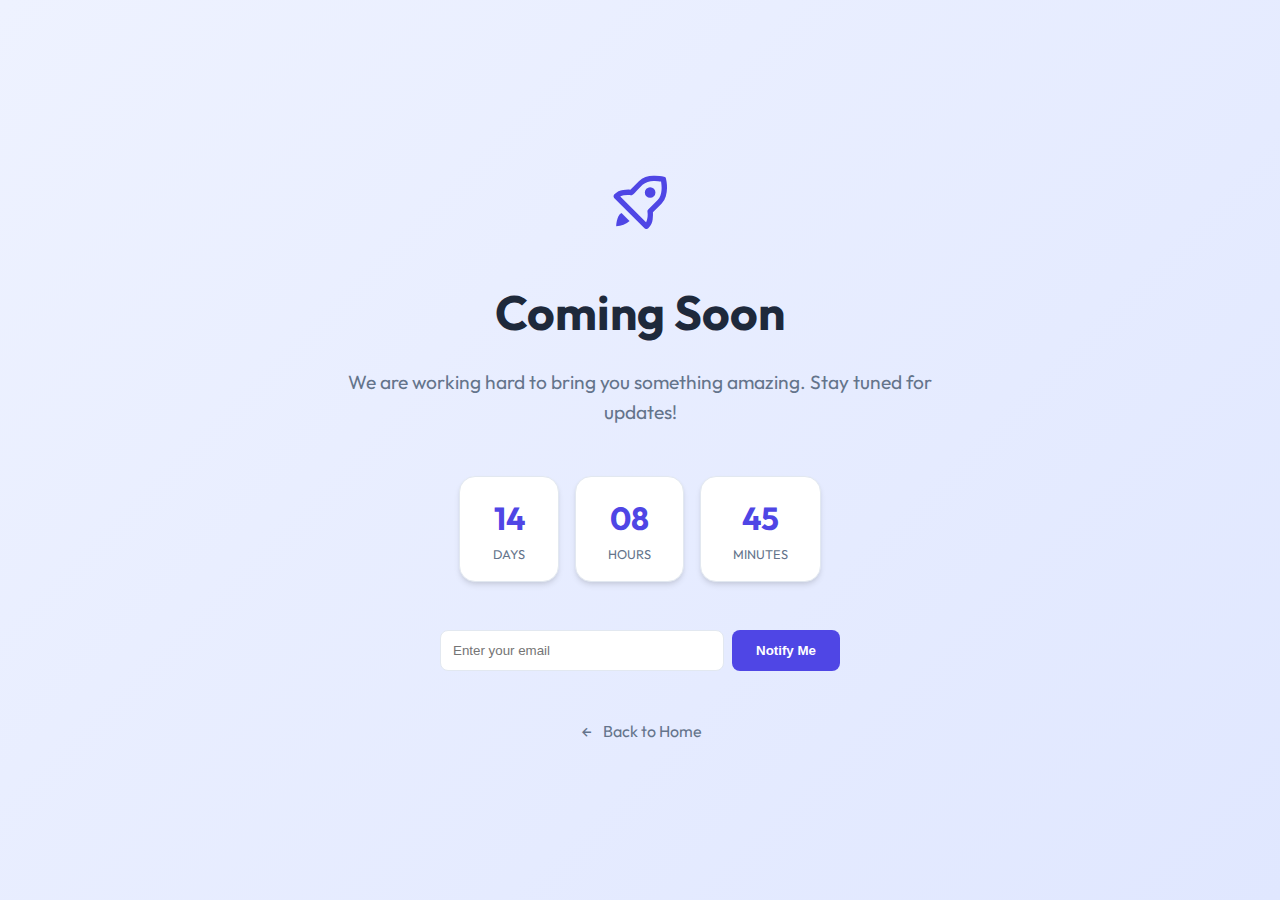
<file: coming-soon.html>
<!DOCTYPE html>
<html lang="en">

<head>
    <meta charset="UTF-8">
    <meta name="viewport" content="width=device-width, initial-scale=1.0">
    <title>Coming Soon - IT SQUAD</title>
    <link rel="stylesheet" href="style.css">
    <link href='https://unpkg.com/boxicons@2.1.4/css/boxicons.min.css' rel='stylesheet'>
</head>

<body
    style="display: flex; align-items: center; justify-content: center; min-height: 100vh; background: var(--gradient-hero); flex-direction: column; text-align: center; padding: 2rem;">

    <div style="font-size: 4rem; color: var(--primary); margin-bottom: 1rem;">
        <i class='bx bx-rocket'></i>
    </div>

    <h1 style="font-size: 3rem; margin-bottom: 1rem;">Coming Soon</h1>
    <p style="color: var(--text-muted); font-size: 1.2rem; max-width: 600px; margin-bottom: 3rem;">
        We are working hard to bring you something amazing. Stay tuned for updates!
    </p>

    <div style="display: flex; gap: 1rem; margin-bottom: 3rem;">
        <div class="card" style="padding: 1rem 2rem; min-width: 100px;">
            <div style="font-size: 2rem; font-weight: 700; color: var(--primary);">14</div>
            <div style="font-size: 0.8rem; color: var(--text-muted); text-transform: uppercase;">Days</div>
        </div>
        <div class="card" style="padding: 1rem 2rem; min-width: 100px;">
            <div style="font-size: 2rem; font-weight: 700; color: var(--primary);">08</div>
            <div style="font-size: 0.8rem; color: var(--text-muted); text-transform: uppercase;">Hours</div>
        </div>
        <div class="card" style="padding: 1rem 2rem; min-width: 100px;">
            <div style="font-size: 2rem; font-weight: 700; color: var(--primary);">45</div>
            <div style="font-size: 0.8rem; color: var(--text-muted); text-transform: uppercase;">Minutes</div>
        </div>
    </div>

    <form style="display: flex; gap: 0.5rem; width: 100%; max-width: 400px;">
        <input type="email" placeholder="Enter your email"
            style="flex: 1; padding: 12px; border: 1px solid var(--border); border-radius: 8px;">
        <button type="submit" class="btn btn-primary">Notify Me</button>
    </form>

    <a href="index.html"
        style="margin-top: 3rem; color: var(--text-muted); display: flex; align-items: center; gap: 0.5rem;">
        <i class='bx bx-left-arrow-alt'></i> Back to Home
    </a>

</body>

</html>
</file>
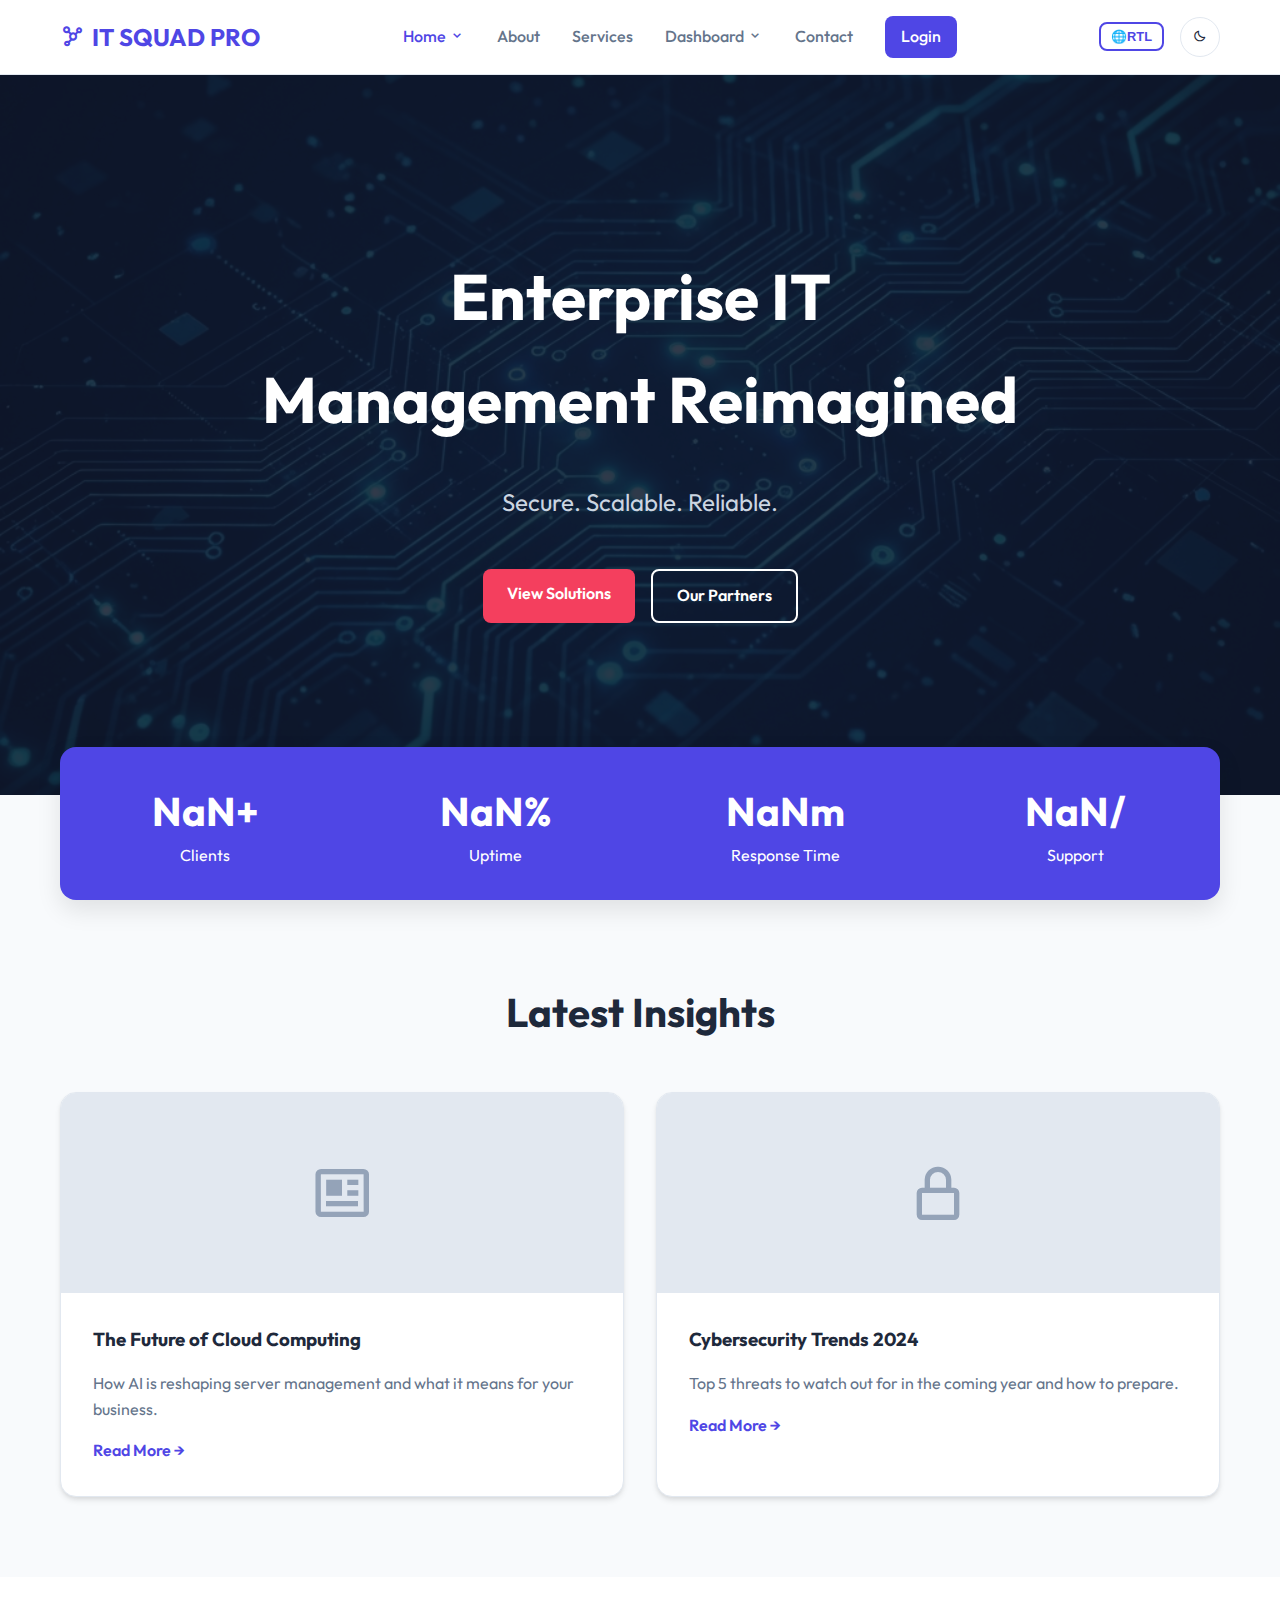
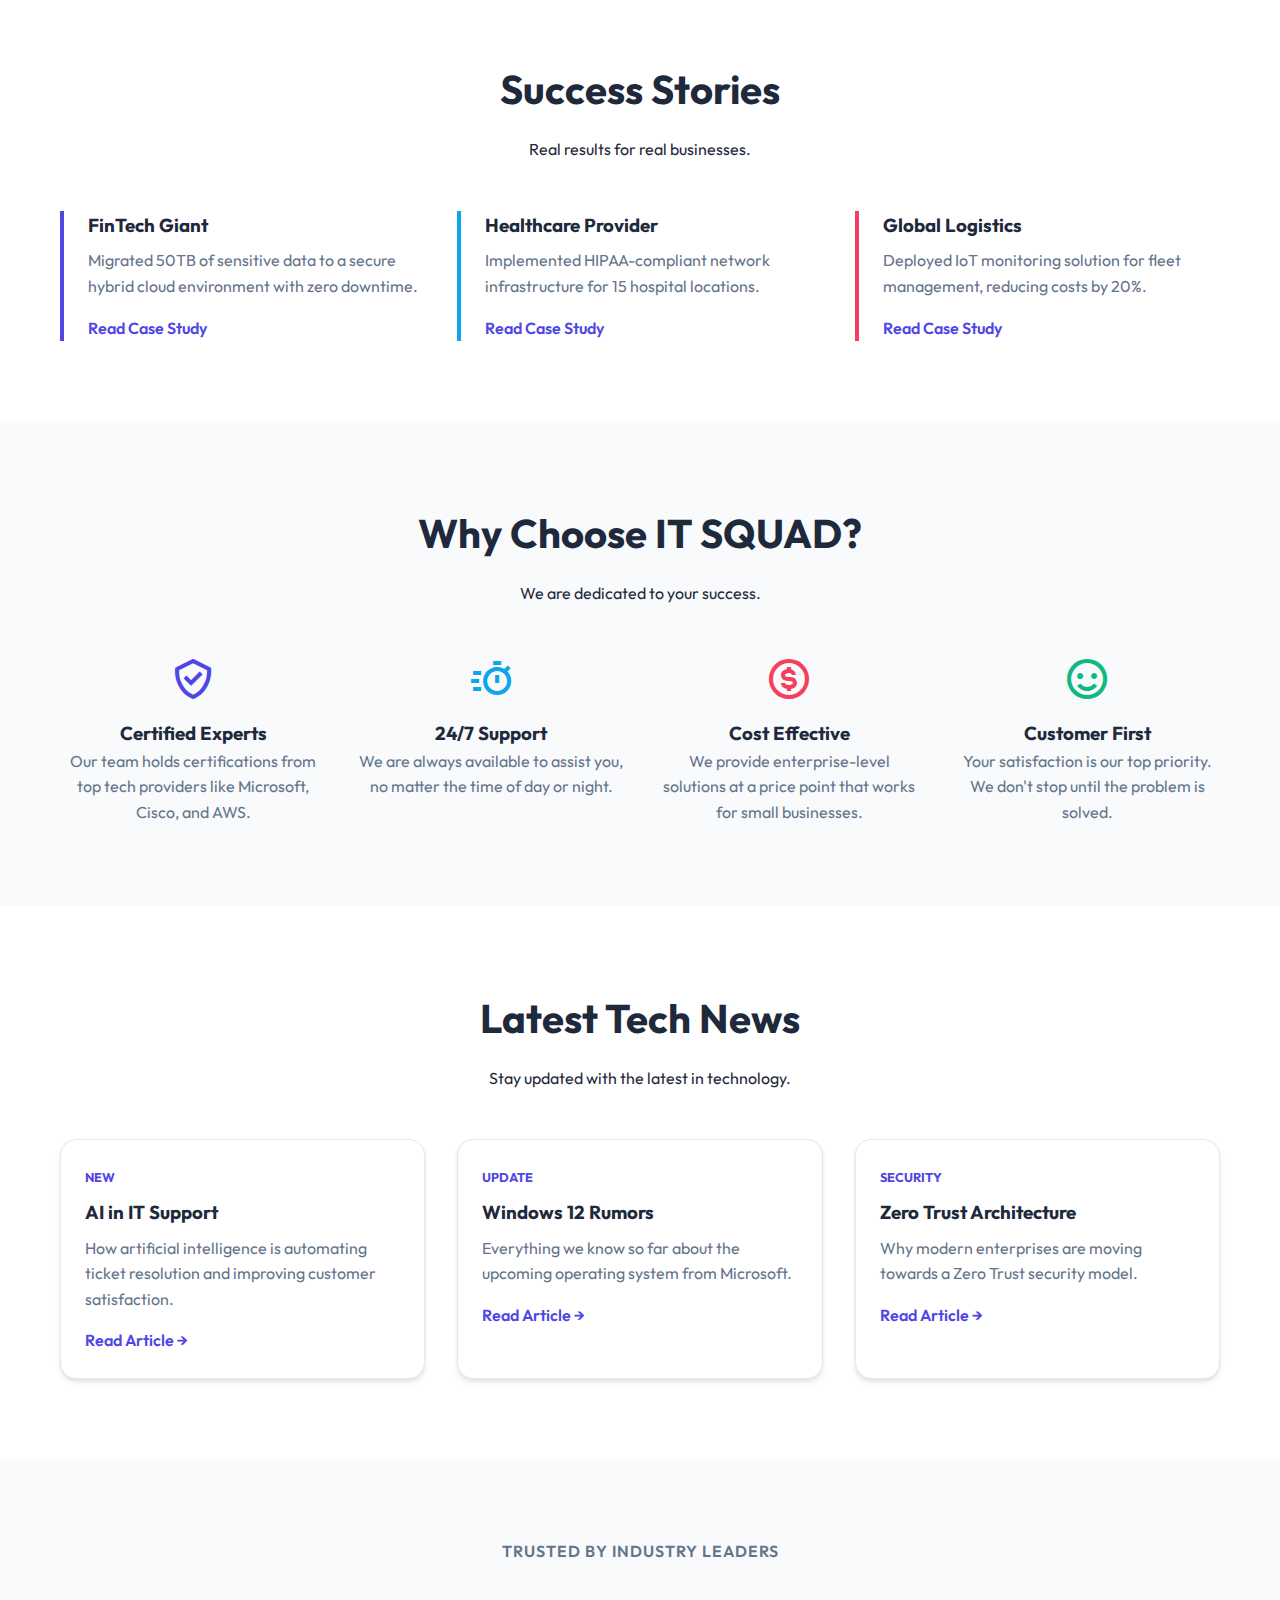
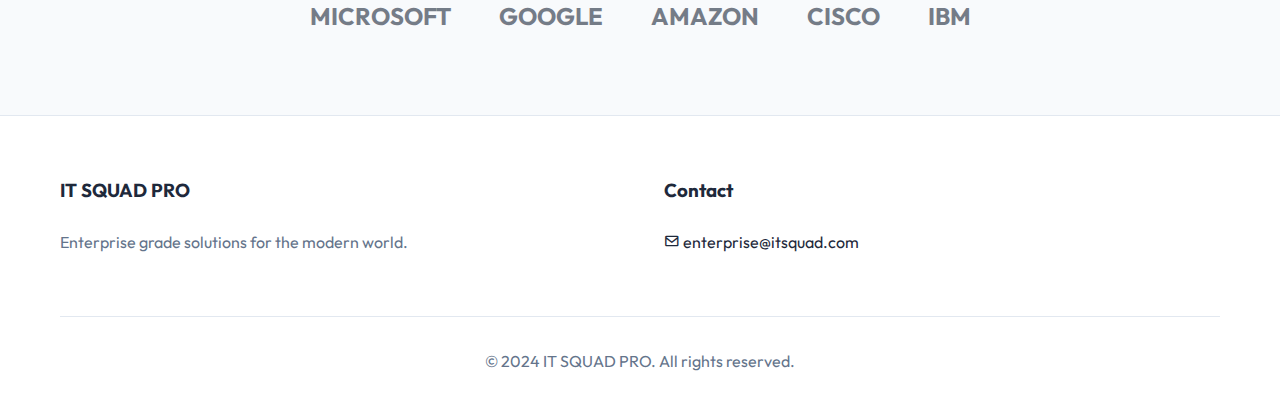
<file: index2.html>
<!DOCTYPE html>
<html lang="en">

<head>
    <meta charset="UTF-8">
    <meta name="viewport" content="width=device-width, initial-scale=1.0">
    <title>IT SQUAD - Enterprise Solutions</title>
    <link rel="stylesheet" href="style.css">
    <link href='https://unpkg.com/boxicons@2.1.4/css/boxicons.min.css' rel='stylesheet'>
    <style>
        /* Specific overrides for Home 2 Theme */
        .home2-hero {
            background-image: url('Assets/bg.jpg');
            background-size: cover;
            background-position: center;
            position: relative;
            color: white;
            text-align: center;
            display: flex;
            align-items: center;
            justify-content: center;
            flex-direction: column;
        }

        .home2-overlay {
            position: absolute;
            top: 0;
            left: 0;
            width: 100%;
            height: 100%;
            background: rgba(15, 23, 42, 0.85);
            z-index: 1;
        }

        .home2-content {
            position: relative;
            z-index: 2;
            max-width: 800px;
        }

        .home2-content h1 {
            color: white;
            font-size: 4rem;
            margin-bottom: 2rem;
            background: none;
            -webkit-text-fill-color: initial;
        }

        .stats-bar {
            background: var(--primary);
            color: white;
            padding: 2rem 0;
            margin-top: -3rem;
            position: relative;
            z-index: 10;
            border-radius: 1rem;
            box-shadow: 0 10px 25px rgba(0, 0, 0, 0.1);
        }

        .stat-item {
            text-align: center;
        }

        .stat-number {
            font-size: 2.5rem;
            font-weight: 700;
        }
    </style>
</head>

<body>

    <header>
        <div class="container flex justify-between items-center">
            <a href="index.html" class="logo">
                <i class='bx bx-network-chart'></i> IT SQUAD PRO
            </a>
            <nav>
                <ul class="nav-links">
                    <li class="dropdown">
                        <a href="#" class="active">Home <i class='bx bx-chevron-down'></i></a>
                        <div class="dropdown-content">
                            <a href="index.html">Home 1</a>
                            <a href="index2.html">Home 2</a>
                        </div>
                    </li>
                    <li><a href="about.html">About</a></li>
                    <li><a href="services.html">Services</a></li>
                    <li class="dropdown">
                        <a href="#">Dashboard <i class='bx bx-chevron-down'></i></a>
                        <div class="dropdown-content">
                            <a href="user-dashboard.html">User Dashboard</a>
                            <a href="admin-dashboard.html">Admin Dashboard</a>
                        </div>
                    </li>
                    <li><a href="contact.html">Contact</a></li>
                    <li><a href="login.html" class="btn btn-primary" style="padding: 8px 16px; color: white;">Login</a>
                    </li>
                </ul>
            </nav>
            <div class="controls">
                <button id="rtl-toggle" class="btn btn-outline"
                    style="padding: 5px 10px; font-size: 0.8rem;">🌐RTL</button>
                <button id="theme-toggle" class="icon-btn"><i class='bx bx-moon'></i></button>
                <div id="menu-toggle" class="menu-toggle"><i class='bx bx-menu'></i></div>
            </div>
        </div>
    </header>

    <main>
        <!-- Home 2 Hero -->
        <section class="hero home2-hero">
            <div class="home2-overlay"></div>
            <div class="container home2-content">
                <h1>Enterprise IT Management Reimagined</h1>
                <p style="font-size: 1.5rem; color: #cbd5e1; margin-bottom: 3rem;">Secure. Scalable. Reliable.</p>
                <div class="flex justify-center gap-1">
                    <a href="#" class="btn btn-primary" style="background: var(--accent); border: none;">View
                        Solutions</a>
                    <a href="#" class="btn btn-outline" style="color: white; border-color: white;">Our Partners</a>
                </div>
            </div>
        </section>

        <!-- Stats Bar -->
        <div class="container">
            <div class="stats-bar grid" style="grid-template-columns: repeat(4, 1fr);">
                <div class="stat-item">
                    <div class="stat-number">500+</div>
                    <div>Clients</div>
                </div>
                <div class="stat-item">
                    <div class="stat-number">99.9%</div>
                    <div>Uptime</div>
                </div>
                <div class="stat-item">
                    <div class="stat-number">15m</div>
                    <div>Response Time</div>
                </div>
                <div class="stat-item">
                    <div class="stat-number">24/7</div>
                    <div>Support</div>
                </div>
            </div>
        </div>

        <!-- Latest News / Minimal Grid -->
        <section>
            <div class="container">
                <div class="section-title">
                    <h2>Latest Insights</h2>
                </div>
                <div class="grid" style="grid-template-columns: repeat(auto-fit, minmax(350px, 1fr)); gap: 2rem;">
                    <div class="card" style="padding: 0; overflow: hidden;">
                        <div
                            style="height: 200px; background: #e2e8f0; display: flex; align-items: center; justify-content: center;">
                            <i class='bx bx-news' style="font-size: 4rem; color: #94a3b8;"></i>
                        </div>
                        <div style="padding: 2rem;">
                            <h3>The Future of Cloud Computing</h3>
                            <p style="color: var(--text-muted); margin: 1rem 0;">How AI is reshaping server management
                                and what it means for your business.</p>
                            <a href="#" style="color: var(--primary); font-weight: 600;">Read More &rarr;</a>
                        </div>
                    </div>
                    <div class="card" style="padding: 0; overflow: hidden;">
                        <div
                            style="height: 200px; background: #e2e8f0; display: flex; align-items: center; justify-content: center;">
                            <i class='bx bx-lock-alt' style="font-size: 4rem; color: #94a3b8;"></i>
                        </div>
                        <div style="padding: 2rem;">
                            <h3>Cybersecurity Trends 2024</h3>
                            <p style="color: var(--text-muted); margin: 1rem 0;">Top 5 threats to watch out for in the
                                coming year and how to prepare.</p>
                            <a href="#" style="color: var(--primary); font-weight: 600;">Read More &rarr;</a>
                        </div>
                    </div>
                </div>
            </div>
        </section>

        <!-- Case Studies -->
        <section style="background-color: var(--bg-card);">
            <div class="container">
                <div class="section-title">
                    <h2>Success Stories</h2>
                    <p>Real results for real businesses.</p>
                </div>
                <div class="grid" style="grid-template-columns: repeat(auto-fit, minmax(300px, 1fr)); gap: 2rem;">
                    <div style="border-left: 4px solid var(--primary); padding-left: 1.5rem;">
                        <h3 style="margin-bottom: 0.5rem;">FinTech Giant</h3>
                        <p style="color: var(--text-muted); margin-bottom: 1rem;">Migrated 50TB of sensitive data to a
                            secure hybrid cloud environment with zero downtime.</p>
                        <a href="#" style="color: var(--primary); font-weight: 600;">Read Case Study</a>
                    </div>
                    <div style="border-left: 4px solid var(--secondary); padding-left: 1.5rem;">
                        <h3 style="margin-bottom: 0.5rem;">Healthcare Provider</h3>
                        <p style="color: var(--text-muted); margin-bottom: 1rem;">Implemented HIPAA-compliant network
                            infrastructure for 15 hospital locations.</p>
                        <a href="#" style="color: var(--primary); font-weight: 600;">Read Case Study</a>
                    </div>
                    <div style="border-left: 4px solid var(--accent); padding-left: 1.5rem;">
                        <h3 style="margin-bottom: 0.5rem;">Global Logistics</h3>
                        <p style="color: var(--text-muted); margin-bottom: 1rem;">Deployed IoT monitoring solution for
                            fleet management, reducing costs by 20%.</p>
                        <a href="#" style="color: var(--primary); font-weight: 600;">Read Case Study</a>
                    </div>
                </div>
            </div>
        </section>

        <!-- Why Choose Us -->
        <section>
            <div class="container">
                <div class="section-title">
                    <h2>Why Choose IT SQUAD?</h2>
                    <p>We are dedicated to your success.</p>
                </div>
                <div class="grid" style="grid-template-columns: repeat(auto-fit, minmax(250px, 1fr)); gap: 2rem;">
                    <div style="text-align: center;">
                        <i class='bx bx-check-shield'
                            style="font-size: 3rem; color: var(--primary); margin-bottom: 1rem;"></i>
                        <h3>Certified Experts</h3>
                        <p style="color: var(--text-muted);">Our team holds certifications from top tech providers like
                            Microsoft, Cisco, and AWS.</p>
                    </div>
                    <div style="text-align: center;">
                        <i class='bx bx-timer'
                            style="font-size: 3rem; color: var(--secondary); margin-bottom: 1rem;"></i>
                        <h3>24/7 Support</h3>
                        <p style="color: var(--text-muted);">We are always available to assist you, no matter the time
                            of day or night.</p>
                    </div>
                    <div style="text-align: center;">
                        <i class='bx bx-dollar-circle'
                            style="font-size: 3rem; color: var(--accent); margin-bottom: 1rem;"></i>
                        <h3>Cost Effective</h3>
                        <p style="color: var(--text-muted);">We provide enterprise-level solutions at a price point that
                            works for small businesses.</p>
                    </div>
                    <div style="text-align: center;">
                        <i class='bx bx-smile' style="font-size: 3rem; color: #10b981; margin-bottom: 1rem;"></i>
                        <h3>Customer First</h3>
                        <p style="color: var(--text-muted);">Your satisfaction is our top priority. We don't stop until
                            the problem is solved.</p>
                    </div>
                </div>
            </div>
        </section>

        <!-- Latest Tech News -->
        <section style="background-color: var(--bg-card);">
            <div class="container">
                <div class="section-title">
                    <h2>Latest Tech News</h2>
                    <p>Stay updated with the latest in technology.</p>
                </div>
                <div class="grid" style="grid-template-columns: repeat(auto-fit, minmax(300px, 1fr)); gap: 2rem;">
                    <div class="card" style="padding: 1.5rem;">
                        <span style="color: var(--primary); font-size: 0.8rem; font-weight: 700;">NEW</span>
                        <h3 style="margin: 0.5rem 0;">AI in IT Support</h3>
                        <p style="color: var(--text-muted);">How artificial intelligence is automating ticket resolution
                            and improving customer satisfaction.</p>
                        <a href="#"
                            style="color: var(--primary); font-weight: 600; display: inline-block; margin-top: 1rem;">Read
                            Article &rarr;</a>
                    </div>
                    <div class="card" style="padding: 1.5rem;">
                        <span style="color: var(--primary); font-size: 0.8rem; font-weight: 700;">UPDATE</span>
                        <h3 style="margin: 0.5rem 0;">Windows 12 Rumors</h3>
                        <p style="color: var(--text-muted);">Everything we know so far about the upcoming operating
                            system from Microsoft.</p>
                        <a href="#"
                            style="color: var(--primary); font-weight: 600; display: inline-block; margin-top: 1rem;">Read
                            Article &rarr;</a>
                    </div>
                    <div class="card" style="padding: 1.5rem;">
                        <span style="color: var(--primary); font-size: 0.8rem; font-weight: 700;">SECURITY</span>
                        <h3 style="margin: 0.5rem 0;">Zero Trust Architecture</h3>
                        <p style="color: var(--text-muted);">Why modern enterprises are moving towards a Zero Trust
                            security model.</p>
                        <a href="#"
                            style="color: var(--primary); font-weight: 600; display: inline-block; margin-top: 1rem;">Read
                            Article &rarr;</a>
                    </div>
                </div>
            </div>
        </section>

        <!-- Trusted Partners -->
        <section>
            <div class="container" style="text-align: center;">
                <p style="color: var(--text-muted); font-weight: 600; letter-spacing: 1px; margin-bottom: 2rem;">TRUSTED
                    BY INDUSTRY LEADERS</p>
                <div class="flex justify-center" style="gap: 3rem; flex-wrap: wrap; opacity: 0.6;">
                    <h2 style="color: var(--text-main);">MICROSOFT</h2>
                    <h2 style="color: var(--text-main);">GOOGLE</h2>
                    <h2 style="color: var(--text-main);">AMAZON</h2>
                    <h2 style="color: var(--text-main);">CISCO</h2>
                    <h2 style="color: var(--text-main);">IBM</h2>
                </div>
            </div>
        </section>
    </main>

    <footer>
        <div class="container">
            <div class="footer-grid">
                <div class="footer-col">
                    <h3>IT SQUAD PRO</h3>
                    <p style="color: var(--text-muted);">Enterprise grade solutions for the modern world.</p>
                </div>
                <div class="footer-col">
                    <h3>Contact</h3>
                    <ul>
                        <li><i class='bx bx-envelope'></i> enterprise@itsquad.com</li>
                    </ul>
                </div>
            </div>
            <div class="copyright">
                <p>&copy; 2024 IT SQUAD PRO. All rights reserved.</p>
            </div>
        </div>
    </footer>

    <script src="main.js"></script>
    <script src="rtltoggle.js"></script>
</body>

</html>
</file>
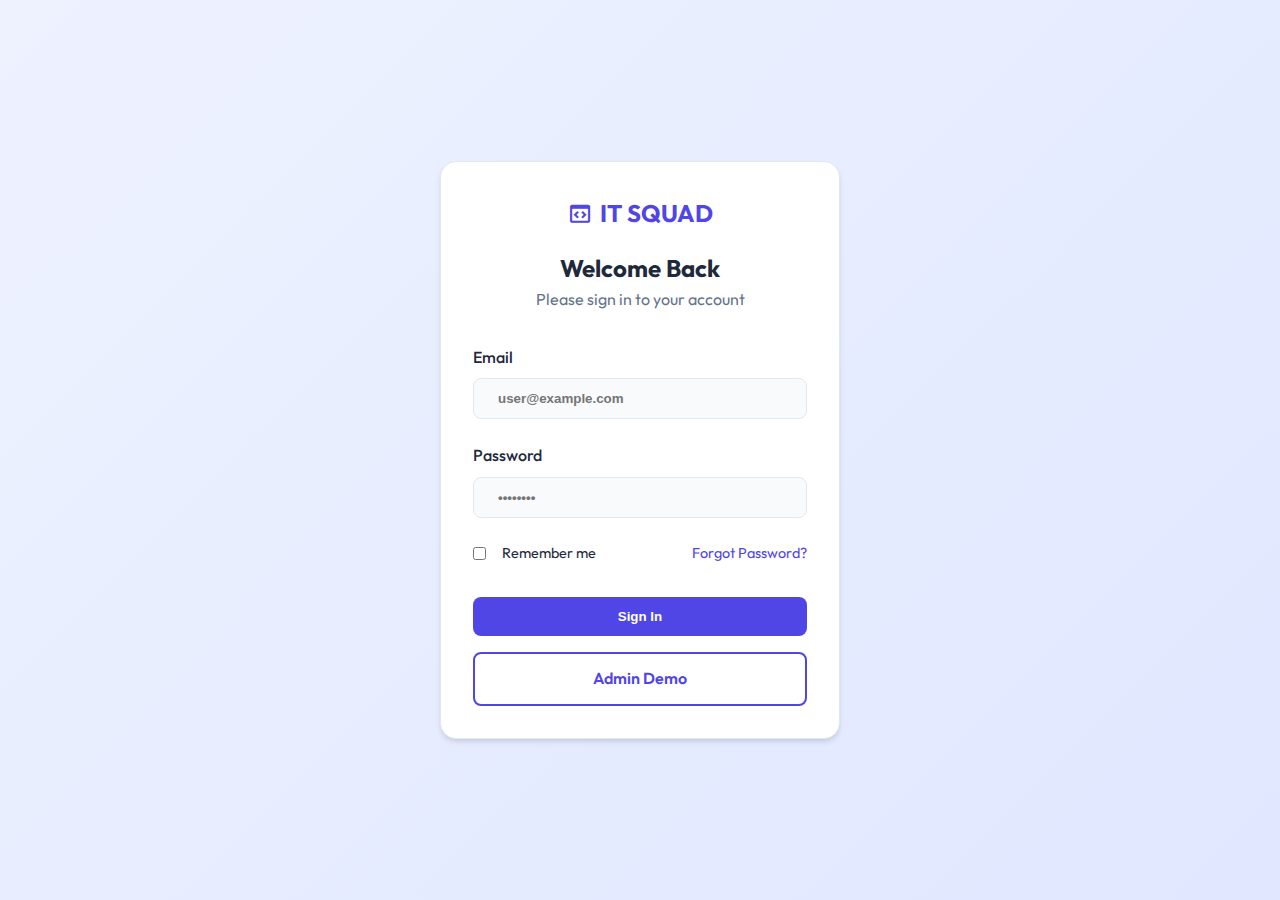
<file: login.html>
<!DOCTYPE html>
<html lang="en">

<head>
    <meta charset="UTF-8">
    <meta name="viewport" content="width=device-width, initial-scale=1.0">
    <title>Login - IT SQUAD</title>
    <link rel="stylesheet" href="style.css">
    <link href='https://unpkg.com/boxicons@2.1.4/css/boxicons.min.css' rel='stylesheet'>
    <style>
        body {
            /* Full screen centered login */
            min-height: 100vh;
            display: flex;
            flex-direction: column;
        }

        .login-wrapper {
            flex: 1;
            display: flex;
            align-items: center;
            justify-content: center;
            background: var(--gradient-hero);
            padding: 2rem;
        }

        .login-card {
            width: 100%;
            max-width: 400px;
        }
    </style>
</head>

<body>

    <div class="login-wrapper">
        <div class="card login-card">
            <div style="text-align: center; margin-bottom: 2rem;">
                <a href="index.html" class="logo justify-center" style="margin-bottom: 1rem;">
                    <i class='bx bx-code-block'></i> IT SQUAD
                </a>
                <h2>Welcome Back</h2>
                <p style="color: var(--text-muted);">Please sign in to your account</p>
            </div>

            <form action="user-dashboard.html">
                <div style="margin-bottom: 1.5rem;">
                    <label style="display: block; margin-bottom: 0.5rem; font-weight: 500;">Email</label>
                    <input type="email" class="btn"
                        style="width: 100%; text-align: left; background: var(--bg-body); border: 1px solid var(--border);"
                        placeholder="user@example.com">
                </div>
                <div style="margin-bottom: 1.5rem;">
                    <label style="display: block; margin-bottom: 0.5rem; font-weight: 500;">Password</label>
                    <input type="password" class="btn"
                        style="width: 100%; text-align: left; background: var(--bg-body); border: 1px solid var(--border);"
                        placeholder="••••••••">
                </div>

                <div class="flex justify-between items-center" style="margin-bottom: 2rem; font-size: 0.9rem;">
                    <label class="flex items-center gap-1">
                        <input type="checkbox"> Remember me
                    </label>
                    <a href="#" style="color: var(--primary);">Forgot Password?</a>
                </div>

                <div class="flex gap-1" style="flex-direction: column;">
                    <button type="submit" class="btn btn-primary" style="width: 100%;">Sign In</button>
                    <a href="admin-dashboard.html" class="btn btn-outline"
                        style="width: 100%; text-align: center;">Admin Demo</a>
                </div>
            </form>
        </div>
    </div>

    <script src="main.js"></script>
    <script src="rtltoggle.js"></script>
</body>

</html>
</file>
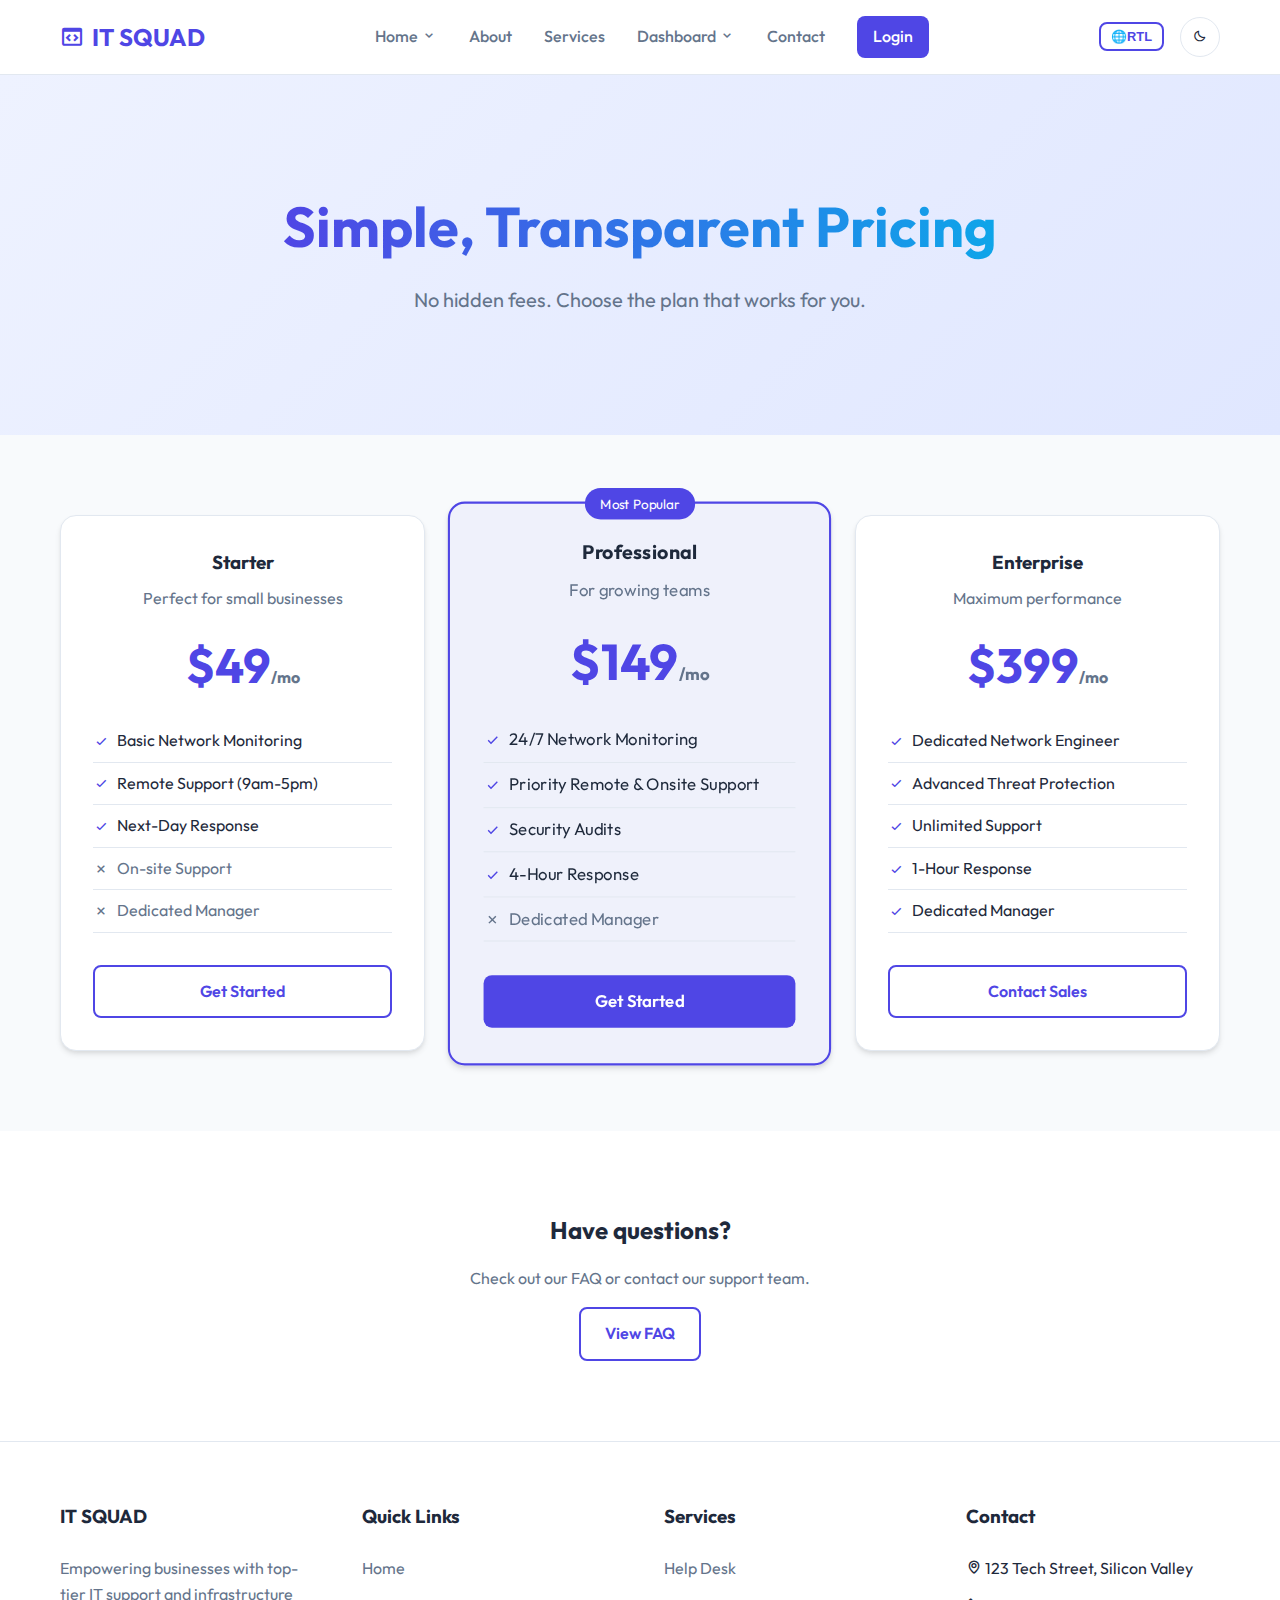
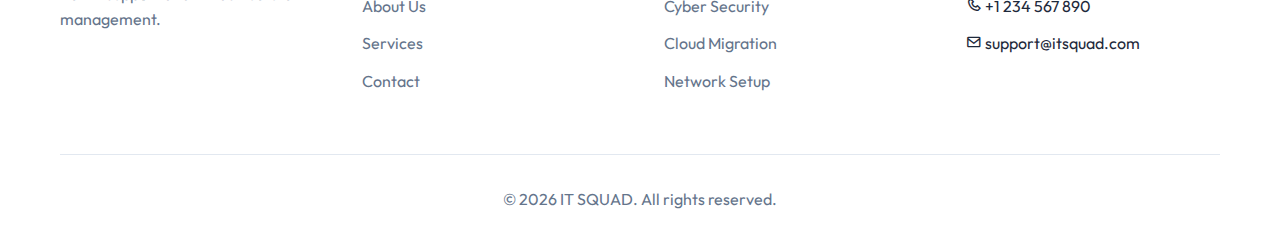
<file: pricing.html>
<!DOCTYPE html>
<html lang="en">

<head>
    <meta charset="UTF-8">
    <meta name="viewport" content="width=device-width, initial-scale=1.0">
    <title>Pricing - IT SQUAD</title>
    <link rel="stylesheet" href="style.css">
    <link href='https://unpkg.com/boxicons@2.1.4/css/boxicons.min.css' rel='stylesheet'>
</head>

<body>
    <header>
        <div class="container flex justify-between items-center">
            <a href="index.html" class="logo"><i class='bx bx-code-block'></i> IT SQUAD</a>
            <nav>
                <ul class="nav-links">
                    <li class="dropdown">
                        <a href="#">Home <i class='bx bx-chevron-down'></i></a>
                        <div class="dropdown-content">
                            <a href="index.html">Home 1</a>
                            <a href="index2.html">Home 2</a>
                        </div>
                    </li>
                    <li><a href="about.html">About</a></li>
                    <li><a href="services.html">Services</a></li>

                    <li class="dropdown">
                        <a href="#">Dashboard <i class='bx bx-chevron-down'></i></a>
                        <div class="dropdown-content">
                            <a href="user-dashboard.html">User Dashboard</a>
                            <a href="admin-dashboard.html">Admin Dashboard</a>
                        </div>
                    </li>
                    <li><a href="contact.html">Contact</a></li>
                    <li><a href="login.html" class="btn btn-primary" style="padding: 8px 16px; color: white;">Login</a>
                    </li>
                </ul>
            </nav>
            <div class="controls">
                <button id="rtl-toggle" class="btn btn-outline"
                    style="padding: 5px 10px; font-size: 0.8rem;">🌐RTL</button>
                <button id="theme-toggle" class="icon-btn"><i class='bx bx-moon'></i></button>
                <div id="menu-toggle" class="menu-toggle"><i class='bx bx-menu'></i></div>
            </div>
        </div>
    </header>

    <main>
        <section class="hero" style="min-height: 40vh;">
            <div class="container" style="text-align: center;">
                <div class="hero-content" style="margin: 0 auto;">
                    <h1>Simple, Transparent Pricing</h1>
                    <p style="margin: 0 auto;">No hidden fees. Choose the plan that works for you.</p>
                </div>
            </div>
        </section>

        <section>
            <div class="container">
                <div class="grid" style="grid-template-columns: repeat(auto-fit, minmax(300px, 1fr)); gap: 2rem;">
                    <!-- Basic -->
                    <div class="card pricing-card" style="text-align: center; border: 1px solid var(--border);">
                        <h3 style="margin-bottom: 0.5rem;">Starter</h3>
                        <p style="color: var(--text-muted); margin-bottom: 1rem;">Perfect for small businesses</p>
                        <div style="font-size: 3rem; font-weight: 700; color: var(--primary); margin-bottom: 1rem;">
                            $49<span style="font-size: 1rem; color: var(--text-muted);">/mo</span></div>
                        <ul style="text-align: left; margin-bottom: 2rem;">
                            <li
                                style="padding: 0.5rem 0; border-bottom: 1px solid var(--border); display: flex; align-items: center; gap: 0.5rem;">
                                <i class='bx bx-check' style="color: var(--primary);"></i> Basic Network Monitoring
                            </li>
                            <li
                                style="padding: 0.5rem 0; border-bottom: 1px solid var(--border); display: flex; align-items: center; gap: 0.5rem;">
                                <i class='bx bx-check' style="color: var(--primary);"></i> Remote Support (9am-5pm)
                            </li>
                            <li
                                style="padding: 0.5rem 0; border-bottom: 1px solid var(--border); display: flex; align-items: center; gap: 0.5rem;">
                                <i class='bx bx-check' style="color: var(--primary);"></i> Next-Day Response
                            </li>
                            <li
                                style="padding: 0.5rem 0; border-bottom: 1px solid var(--border); display: flex; align-items: center; gap: 0.5rem; color: var(--text-muted);">
                                <i class='bx bx-x' style="color: var(--text-muted);"></i> On-site Support
                            </li>
                            <li
                                style="padding: 0.5rem 0; border-bottom: 1px solid var(--border); display: flex; align-items: center; gap: 0.5rem; color: var(--text-muted);">
                                <i class='bx bx-x' style="color: var(--text-muted);"></i> Dedicated Manager
                            </li>
                        </ul>
                        <a href="#" class="btn btn-outline" style="width: 100%;">Get Started</a>
                    </div>
                    <!-- Pro -->
                    <div class="card pricing-card"
                        style="text-align: center; border: 2px solid var(--primary); transform: scale(1.05); position: relative; background: rgba(79, 70, 229, 0.05);">
                        <div
                            style="background: var(--primary); color: white; padding: 5px 15px; display: inline-block; border-radius: 20px; font-size: 0.8rem; margin-bottom: 1rem; position: absolute; top: -15px; left: 50%; transform: translateX(-50%);">
                            Most Popular</div>
                        <h3 style="margin-bottom: 0.5rem;">Professional</h3>
                        <p style="color: var(--text-muted); margin-bottom: 1rem;">For growing teams</p>
                        <div style="font-size: 3rem; font-weight: 700; color: var(--primary); margin-bottom: 1rem;">
                            $149<span style="font-size: 1rem; color: var(--text-muted);">/mo</span></div>
                        <ul style="text-align: left; margin-bottom: 2rem;">
                            <li
                                style="padding: 0.5rem 0; border-bottom: 1px solid var(--border); display: flex; align-items: center; gap: 0.5rem;">
                                <i class='bx bx-check' style="color: var(--primary);"></i> 24/7 Network Monitoring
                            </li>
                            <li
                                style="padding: 0.5rem 0; border-bottom: 1px solid var(--border); display: flex; align-items: center; gap: 0.5rem;">
                                <i class='bx bx-check' style="color: var(--primary);"></i> Priority Remote & Onsite
                                Support
                            </li>
                            <li
                                style="padding: 0.5rem 0; border-bottom: 1px solid var(--border); display: flex; align-items: center; gap: 0.5rem;">
                                <i class='bx bx-check' style="color: var(--primary);"></i> Security Audits
                            </li>
                            <li
                                style="padding: 0.5rem 0; border-bottom: 1px solid var(--border); display: flex; align-items: center; gap: 0.5rem;">
                                <i class='bx bx-check' style="color: var(--primary);"></i> 4-Hour Response
                            </li>
                            <li
                                style="padding: 0.5rem 0; border-bottom: 1px solid var(--border); display: flex; align-items: center; gap: 0.5rem; color: var(--text-muted);">
                                <i class='bx bx-x' style="color: var(--text-muted);"></i> Dedicated Manager
                            </li>
                        </ul>
                        <a href="#" class="btn btn-primary" style="width: 100%;">Get Started</a>
                    </div>
                    <!-- Enterprise -->
                    <div class="card pricing-card" style="text-align: center; border: 1px solid var(--border);">
                        <h3 style="margin-bottom: 0.5rem;">Enterprise</h3>
                        <p style="color: var(--text-muted); margin-bottom: 1rem;">Maximum performance</p>
                        <div style="font-size: 3rem; font-weight: 700; color: var(--primary); margin-bottom: 1rem;">
                            $399<span style="font-size: 1rem; color: var(--text-muted);">/mo</span></div>
                        <ul style="text-align: left; margin-bottom: 2rem;">
                            <li
                                style="padding: 0.5rem 0; border-bottom: 1px solid var(--border); display: flex; align-items: center; gap: 0.5rem;">
                                <i class='bx bx-check' style="color: var(--primary);"></i> Dedicated Network Engineer
                            </li>
                            <li
                                style="padding: 0.5rem 0; border-bottom: 1px solid var(--border); display: flex; align-items: center; gap: 0.5rem;">
                                <i class='bx bx-check' style="color: var(--primary);"></i> Advanced Threat Protection
                            </li>
                            <li
                                style="padding: 0.5rem 0; border-bottom: 1px solid var(--border); display: flex; align-items: center; gap: 0.5rem;">
                                <i class='bx bx-check' style="color: var(--primary);"></i> Unlimited Support
                            </li>
                            <li
                                style="padding: 0.5rem 0; border-bottom: 1px solid var(--border); display: flex; align-items: center; gap: 0.5rem;">
                                <i class='bx bx-check' style="color: var(--primary);"></i> 1-Hour Response
                            </li>
                            <li
                                style="padding: 0.5rem 0; border-bottom: 1px solid var(--border); display: flex; align-items: center; gap: 0.5rem;">
                                <i class='bx bx-check' style="color: var(--primary);"></i> Dedicated Manager
                            </li>
                        </ul>
                        <a href="#" class="btn btn-outline" style="width: 100%;">Contact Sales</a>
                    </div>
                </div>
            </div>
        </section>

        <!-- FAQ CTA -->
        <section style="background-color: var(--bg-card);">
            <div class="container" style="text-align: center;">
                <h2>Have questions?</h2>
                <p style="color: var(--text-muted); margin: 1rem 0;">Check out our FAQ or contact our support team.</p>
                <a href="service-details.html" class="btn btn-outline">View FAQ</a>
            </div>
        </section>
    </main>

    <footer>
        <div class="container">
            <div class="footer-grid">
                <div class="footer-col">
                    <h3>IT SQUAD</h3>
                    <p style="color: var(--text-muted);">Empowering businesses with top-tier IT support and
                        infrastructure management.</p>
                </div>
                <div class="footer-col">
                    <h3>Quick Links</h3>
                    <ul>
                        <li><a href="index.html">Home</a></li>
                        <li><a href="about.html">About Us</a></li>
                        <li><a href="services.html">Services</a></li>
                        <li><a href="contact.html">Contact</a></li>
                    </ul>
                </div>
                <div class="footer-col">
                    <h3>Services</h3>
                    <ul>
                        <li><a href="#">Help Desk</a></li>
                        <li><a href="#">Cyber Security</a></li>
                        <li><a href="#">Cloud Migration</a></li>
                        <li><a href="#">Network Setup</a></li>
                    </ul>
                </div>
                <div class="footer-col">
                    <h3>Contact</h3>
                    <ul>
                        <li><i class='bx bx-map'></i> 123 Tech Street, Silicon Valley</li>
                        <li><i class='bx bx-phone'></i> +1 234 567 890</li>
                        <li><i class='bx bx-envelope'></i> support@itsquad.com</li>
                    </ul>
                </div>
            </div>
            <div class="copyright">
                <p>&copy; 2026 IT SQUAD. All rights reserved.</p>
            </div>
        </div>
    </footer>

    <script src="main.js"></script>
    <script src="rtltoggle.js"></script>
</body>

</html>
</file>
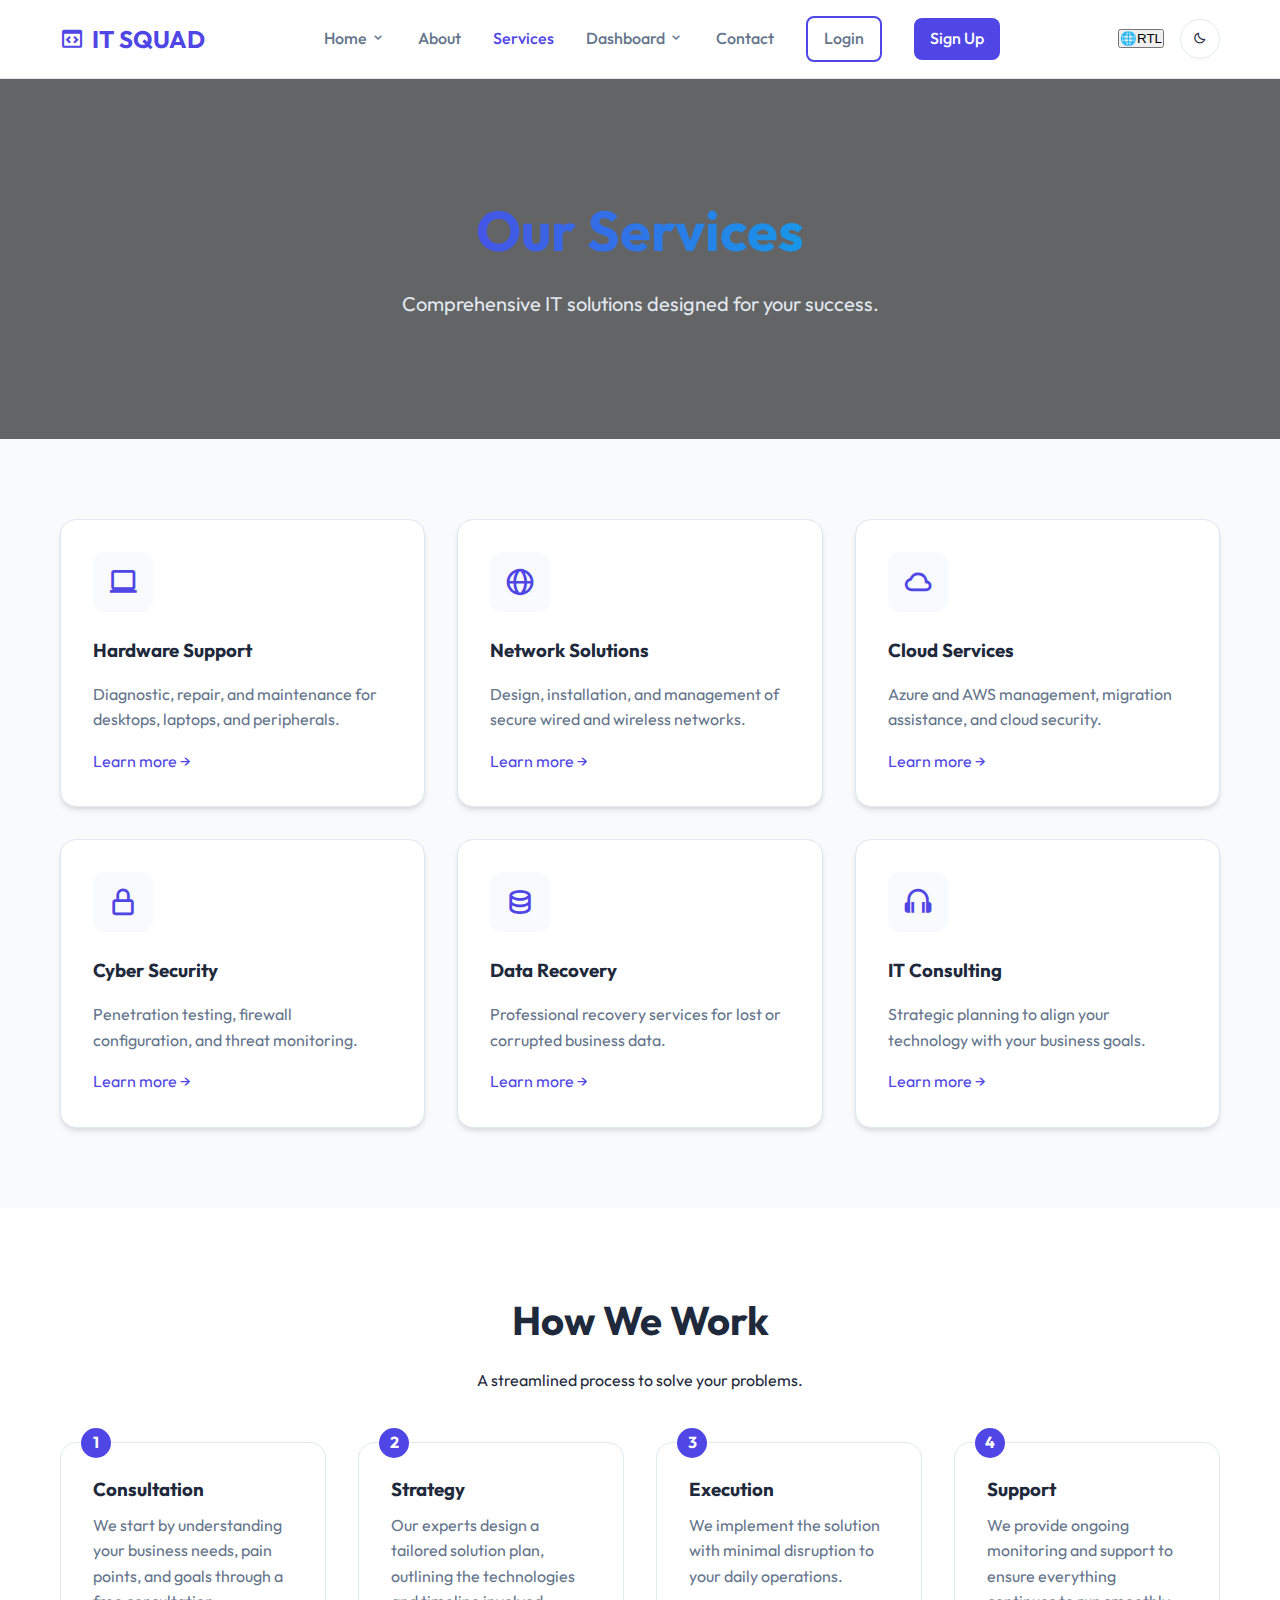
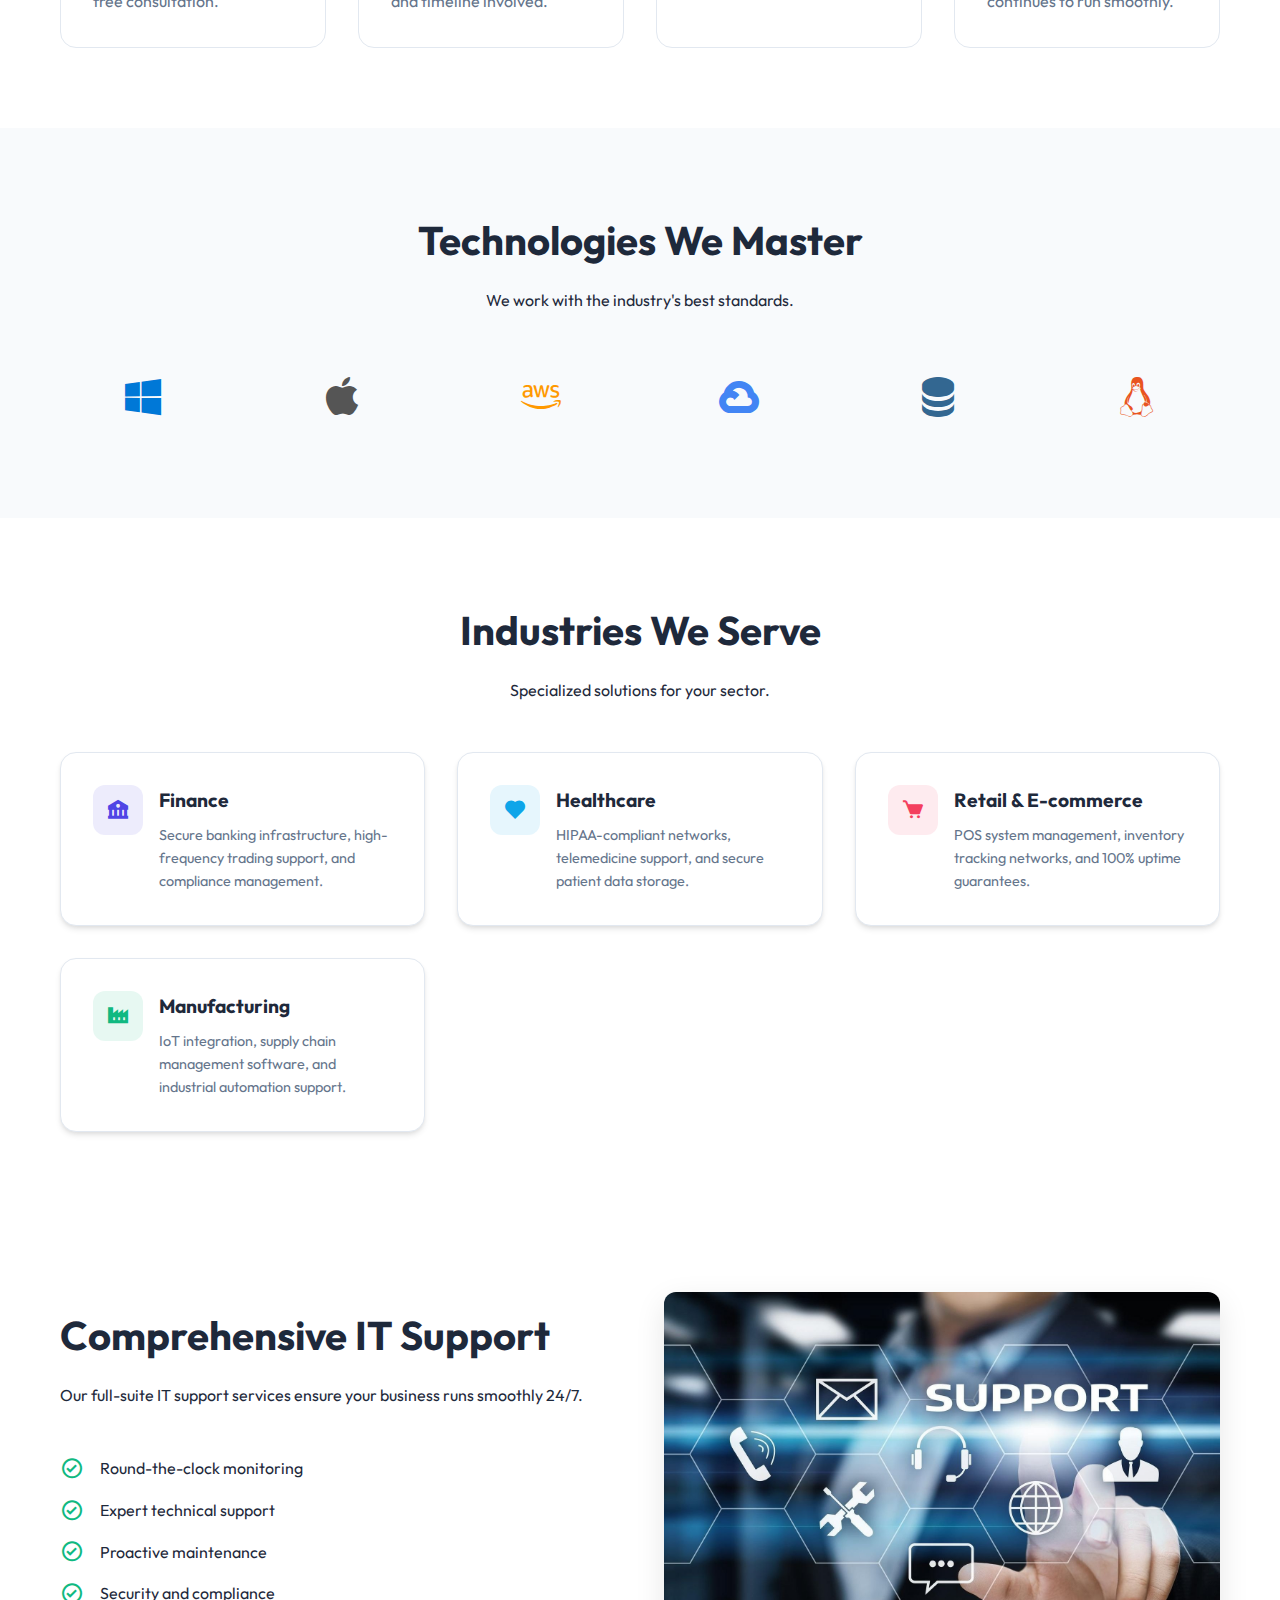
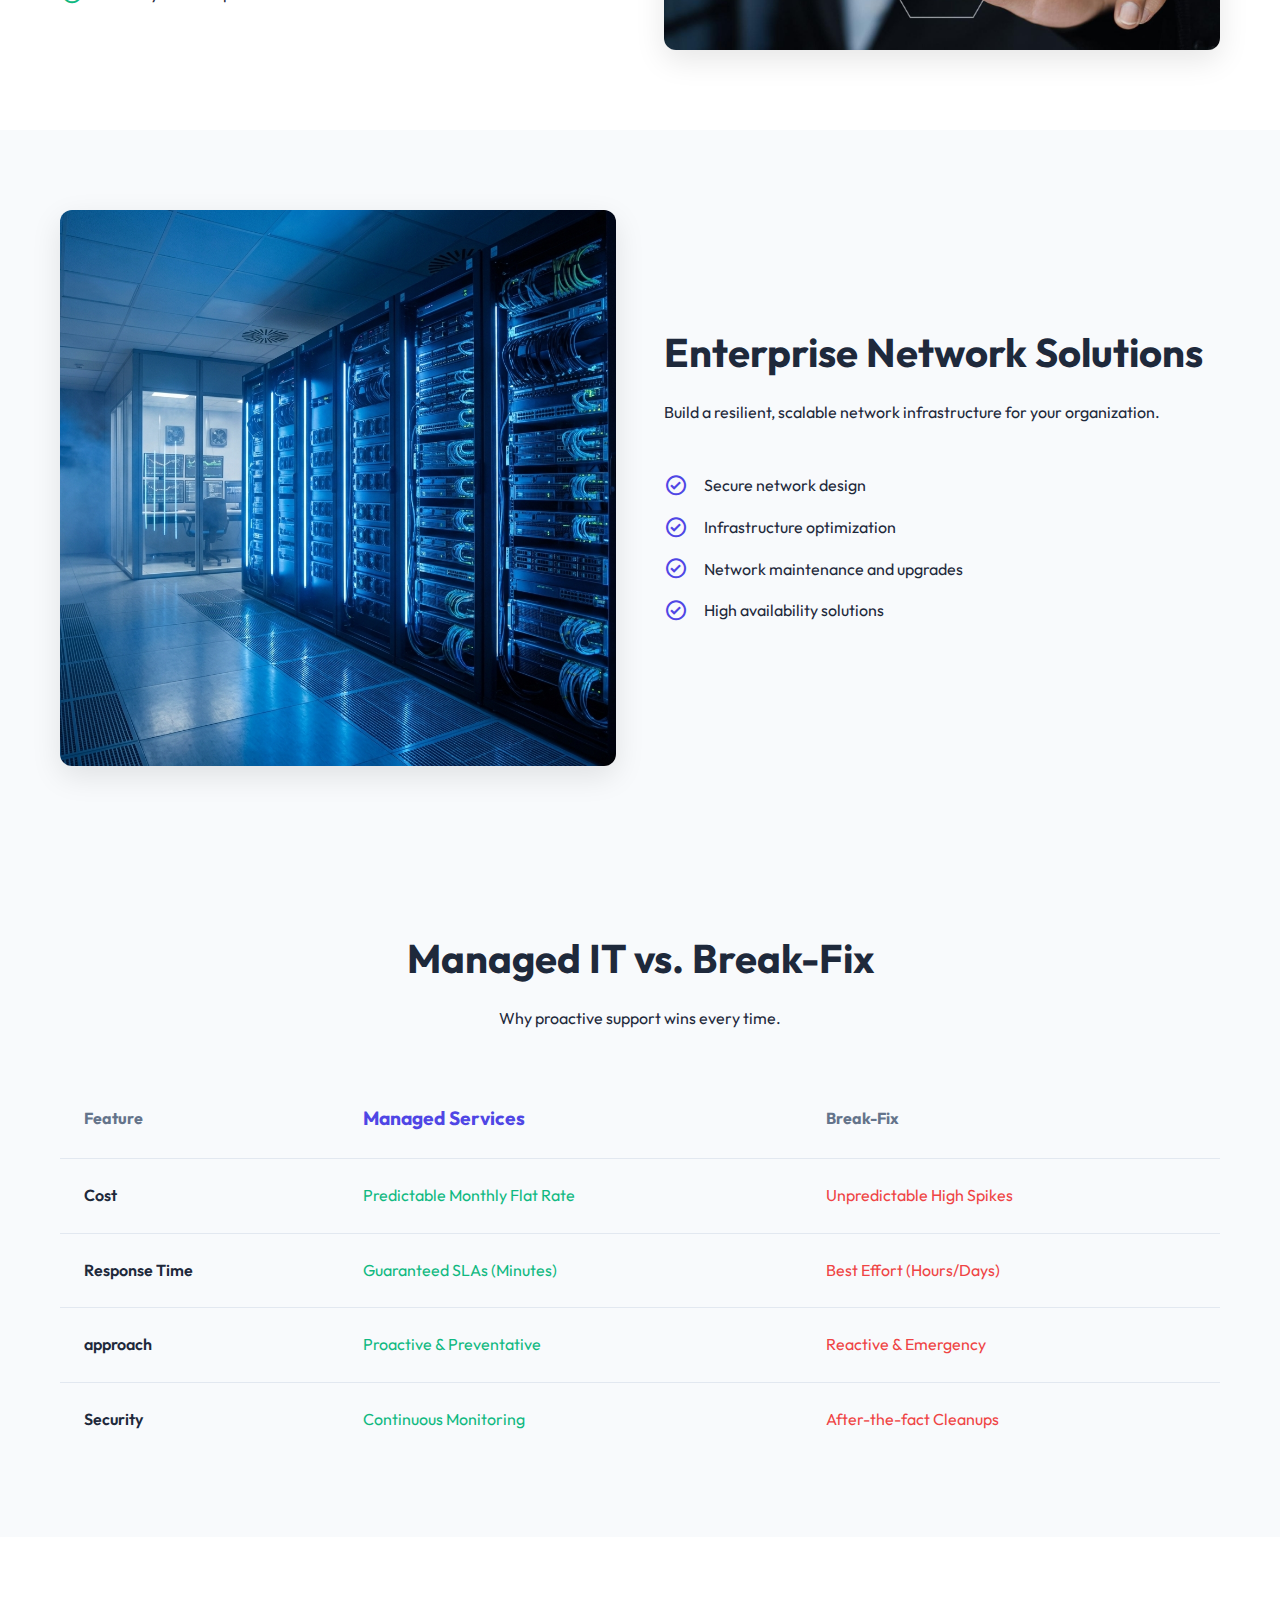
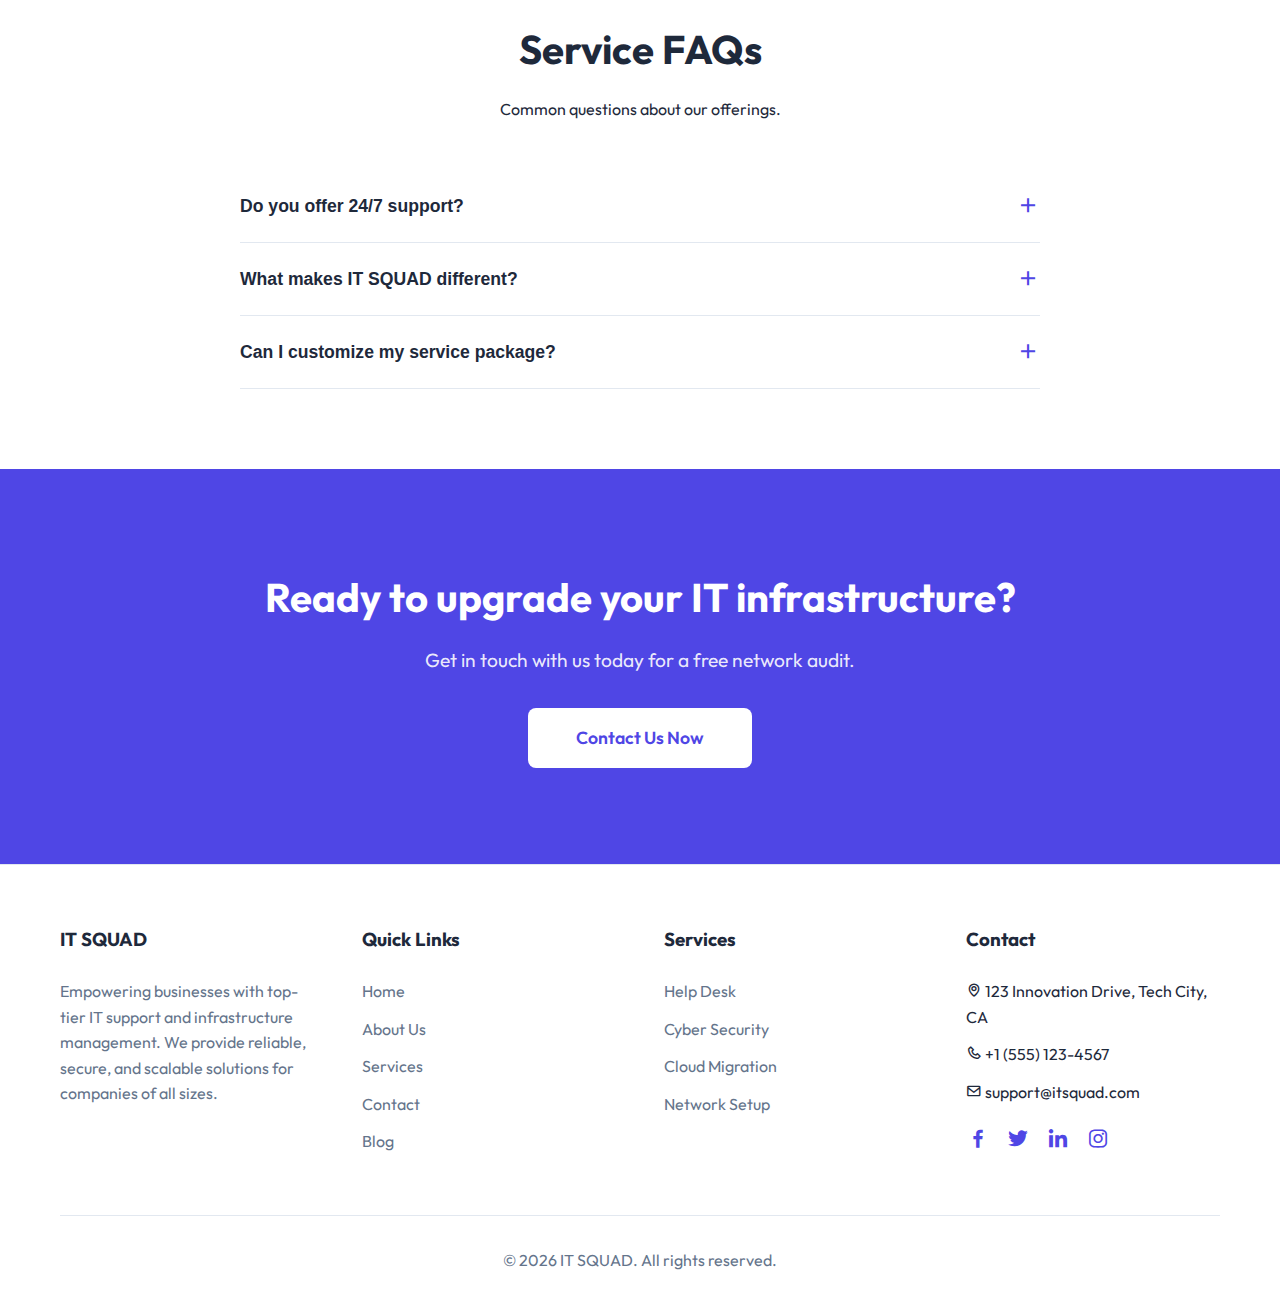
<file: services.html>
<!DOCTYPE html>
<html lang="en">

<head>
    <meta charset="UTF-8">
    <meta name="viewport" content="width=device-width, initial-scale=1.0">
    <title>Services - IT SQUAD</title>
    <link rel="stylesheet" href="style.css">
    <link href='https://unpkg.com/boxicons@2.1.4/css/boxicons.min.css' rel='stylesheet'>
    <style>
        .service-icon {
            width: 60px;
            height: 60px;
            background: var(--bg-body);
            border-radius: 12px;
            display: flex;
            align-items: center;
            justify-content: center;
            margin-bottom: 1.5rem;
            font-size: 2rem;
            color: var(--primary);
        }

        .process-step {
            position: relative;
            padding: 2rem;
            border: 1px solid var(--border);
            border-radius: 16px;
            background: var(--bg-card);
            transition: transform 0.3s;
        }

        .process-step:hover {
            transform: translateY(-5px);
            border-color: var(--primary);
        }

        .step-number {
            position: absolute;
            top: -15px;
            left: 20px;
            background: var(--primary);
            color: white;
            width: 30px;
            height: 30px;
            border-radius: 50%;
            display: flex;
            align-items: center;
            justify-content: center;
            font-weight: 700;
        }
    </style>
</head>

<body>
    <header>
        <div class="container flex justify-between items-center">
            <a href="index.html" class="logo">
                <i class='bx bx-code-block'></i> IT SQUAD
            </a>
            <nav>
                <ul class="nav-links">
                    <li class="dropdown">
                        <a href="#">Home <i class='bx bx-chevron-down'></i></a>
                        <div class="dropdown-content">
                            <a href="index.html">Home 1</a>
                            <a href="index2.html">Home 2</a>
                        </div>
                    </li>
                    <li><a href="about.html">About</a></li>
                    <li><a href="services.html" class="active">Services</a></li>

                    <li class="dropdown">
                        <a href="#">Dashboard <i class='bx bx-chevron-down'></i></a>
                        <div class="dropdown-content">
                            <a href="user-dashboard.html">User Dashboard</a>
                            <a href="admin-dashboard.html">Admin Dashboard</a>
                        </div>
                    </li>
                    <li><a href="contact.html">Contact</a></li>
                    <li><a href="login.html" class="btn btn-outline" style="padding: 8px 16px;">Login</a></li>
                    <li><a href="register.html" class="btn btn-primary" style="padding: 8px 16px; color: white;">Sign
                            Up</a></li>
                </ul>
            </nav>
            <div class="controls">
                <button id="rtl-toggle" class="btn-icon-animate" title="RTL Toggle"><i class='bx bx-globe'></i></button>
                <button id="theme-toggle" class="icon-btn"><i class='bx bx-moon'></i></button>
                <div id="menu-toggle" class="menu-toggle"><i class='bx bx-menu'></i></div>
            </div>
        </div>
    </header>

    <main>
        <section class="hero"
            style="min-height: 40vh; background: linear-gradient(rgba(0,0,0,0.6), rgba(0,0,0,0.6)), url('https://images.unsplash.com/photo-1518770660439-4636190af475?ixlib=rb-1.2.1&auto=format&fit=crop&w=1920&q=80'); background-size: cover; background-position: center;">
            <div class="container" style="text-align: center;">
                <div class="hero-content animate-fade-up" style="margin: 0 auto; color: white;">
                    <h1 style="color: white;">Our Services</h1>
                    <p style="margin: 0 auto; color: #e2e8f0;">Comprehensive IT solutions designed for your success.</p>
                </div>
            </div>
        </section>

        <section>
            <div class="container">
                <div class="grid animate-fade-up delay-200"
                    style="grid-template-columns: repeat(auto-fit, minmax(300px, 1fr)); gap: 2rem;">
                    <!-- Service 1 -->
                    <div class="card">
                        <div class="service-icon"><i class='bx bx-laptop'></i></div>
                        <h3>Hardware Support</h3>
                        <p style="color: var(--text-muted); margin: 1rem 0;">Diagnostic, repair, and maintenance for
                            desktops, laptops, and peripherals.</p>
                        <a href="#" style="color: var(--primary);">Learn more &rarr;</a>
                    </div>
                    <!-- Service 2 -->
                    <div class="card">
                        <div class="service-icon"><i class='bx bx-globe'></i></div>
                        <h3>Network Solutions</h3>
                        <p style="color: var(--text-muted); margin: 1rem 0;">Design, installation, and management of
                            secure wired and wireless networks.</p>
                        <a href="#" style="color: var(--primary);">Learn more &rarr;</a>
                    </div>
                    <!-- Service 3 -->
                    <div class="card">
                        <div class="service-icon"><i class='bx bx-cloud'></i></div>
                        <h3>Cloud Services</h3>
                        <p style="color: var(--text-muted); margin: 1rem 0;">Azure and AWS management, migration
                            assistance, and cloud security.</p>
                        <a href="#" style="color: var(--primary);">Learn more &rarr;</a>
                    </div>
                    <!-- Service 4 -->
                    <div class="card">
                        <div class="service-icon"><i class='bx bx-lock-alt'></i></div>
                        <h3>Cyber Security</h3>
                        <p style="color: var(--text-muted); margin: 1rem 0;">Penetration testing, firewall
                            configuration, and threat monitoring.</p>
                        <a href="#" style="color: var(--primary);">Learn more &rarr;</a>
                    </div>
                    <!-- Service 5 -->
                    <div class="card">
                        <div class="service-icon"><i class='bx bx-data'></i></div>
                        <h3>Data Recovery</h3>
                        <p style="color: var(--text-muted); margin: 1rem 0;">Professional recovery services for lost or
                            corrupted business data.</p>
                        <a href="#" style="color: var(--primary);">Learn more &rarr;</a>
                    </div>
                    <!-- Service 6 -->
                    <div class="card">
                        <div class="service-icon"><i class='bx bx-headphone'></i></div>
                        <h3>IT Consulting</h3>
                        <p style="color: var(--text-muted); margin: 1rem 0;">Strategic planning to align your technology
                            with your business goals.</p>
                        <a href="#" style="color: var(--primary);">Learn more &rarr;</a>
                    </div>
                </div>
            </div>
        </section>

        <!-- Our Process -->
        <section style="background-color: var(--bg-card);">
            <div class="container">
                <div class="section-title">
                    <h2>How We Work</h2>
                    <p>A streamlined process to solve your problems.</p>
                </div>
                <div class="grid" style="grid-template-columns: repeat(auto-fit, minmax(250px, 1fr)); gap: 2rem;">
                    <div class="process-step">
                        <div class="step-number">1</div>
                        <h3>Consultation</h3>
                        <p style="color: var(--text-muted); margin-top: 0.5rem;">We start by understanding your business
                            needs, pain points, and goals through a free consultation.</p>
                    </div>
                    <div class="process-step">
                        <div class="step-number">2</div>
                        <h3>Strategy</h3>
                        <p style="color: var(--text-muted); margin-top: 0.5rem;">Our experts design a tailored solution
                            plan, outlining the technologies and timeline involved.</p>
                    </div>
                    <div class="process-step">
                        <div class="step-number">3</div>
                        <h3>Execution</h3>
                        <p style="color: var(--text-muted); margin-top: 0.5rem;">We implement the solution with minimal
                            disruption to your daily operations.</p>
                    </div>
                    <div class="process-step">
                        <div class="step-number">4</div>
                        <h3>Support</h3>
                        <p style="color: var(--text-muted); margin-top: 0.5rem;">We provide ongoing monitoring and
                            support to ensure everything continues to run smoothly.</p>
                    </div>
                </div>
            </div>
        </section>

        <!-- Technologies We Support -->
        <section>
            <div class="container" style="text-align: center;">
                <div class="section-title">
                    <h2>Technologies We Master</h2>
                    <p>We work with the industry's best standards.</p>
                </div>
                <div class="grid" style="grid-template-columns: repeat(6, 1fr); gap: 2rem; align-items: center;">
                    <div style="font-size: 3rem; color: #0078D7; transition: transform 0.3s;"
                        onmouseover="this.style.transform='scale(1.2)'" onmouseout="this.style.transform='scale(1)'"><i
                            class='bx bxl-windows'></i></div>
                    <div style="font-size: 3rem; color: #555555; transition: transform 0.3s;"
                        onmouseover="this.style.transform='scale(1.2)'" onmouseout="this.style.transform='scale(1)'"><i
                            class='bx bxl-apple'></i></div>
                    <div style="font-size: 3rem; color: #FF9900; transition: transform 0.3s;"
                        onmouseover="this.style.transform='scale(1.2)'" onmouseout="this.style.transform='scale(1)'"><i
                            class='bx bxl-aws'></i></div>
                    <div style="font-size: 3rem; color: #4285F4; transition: transform 0.3s;"
                        onmouseover="this.style.transform='scale(1.2)'" onmouseout="this.style.transform='scale(1)'"><i
                            class='bx bxl-google-cloud'></i></div>
                    <div style="font-size: 3rem; color: #336791; transition: transform 0.3s;"
                        onmouseover="this.style.transform='scale(1.2)'" onmouseout="this.style.transform='scale(1)'"><i
                            class='bx bxs-data'></i></div>
                    <div style="font-size: 3rem; color: #E95420; transition: transform 0.3s;"
                        onmouseover="this.style.transform='scale(1.2)'" onmouseout="this.style.transform='scale(1)'"><i
                            class='bx bxl-tux'></i></div>
                </div>
            </div>
        </section>


        <!-- Industries We Serve -->
        <section style="background-color: var(--bg-card);">
            <div class="container">
                <div class="section-title">
                    <h2>Industries We Serve</h2>
                    <p>Specialized solutions for your sector.</p>
                </div>
                <div class="grid" style="grid-template-columns: repeat(auto-fit, minmax(280px, 1fr)); gap: 2rem;">
                    <div class="card" style="display: flex; align-items: start; gap: 1rem;">
                        <div
                            style="min-width: 50px; height: 50px; background: rgba(79, 70, 229, 0.1); border-radius: 12px; display: flex; align-items: center; justify-content: center; color: var(--primary); font-size: 1.5rem;">
                            <i class='bx bxs-bank'></i>
                        </div>
                        <div>
                            <h3 style="margin-bottom: 0.5rem; font-size: 1.2rem;">Finance</h3>
                            <p style="color: var(--text-muted); font-size: 0.9rem;">Secure banking infrastructure,
                                high-frequency trading support, and compliance management.</p>
                        </div>
                    </div>
                    <div class="card" style="display: flex; align-items: start; gap: 1rem;">
                        <div
                            style="min-width: 50px; height: 50px; background: rgba(14, 165, 233, 0.1); border-radius: 12px; display: flex; align-items: center; justify-content: center; color: var(--secondary); font-size: 1.5rem;">
                            <i class='bx bxs-heart'></i>
                        </div>
                        <div>
                            <h3 style="margin-bottom: 0.5rem; font-size: 1.2rem;">Healthcare</h3>
                            <p style="color: var(--text-muted); font-size: 0.9rem;">HIPAA-compliant networks,
                                telemedicine support, and secure patient data storage.</p>
                        </div>
                    </div>
                    <div class="card" style="display: flex; align-items: start; gap: 1rem;">
                        <div
                            style="min-width: 50px; height: 50px; background: rgba(244, 63, 94, 0.1); border-radius: 12px; display: flex; align-items: center; justify-content: center; color: var(--accent); font-size: 1.5rem;">
                            <i class='bx bxs-cart'></i>
                        </div>
                        <div>
                            <h3 style="margin-bottom: 0.5rem; font-size: 1.2rem;">Retail & E-commerce</h3>
                            <p style="color: var(--text-muted); font-size: 0.9rem;">POS system management, inventory
                                tracking networks, and 100% uptime guarantees.</p>
                        </div>
                    </div>
                    <div class="card" style="display: flex; align-items: start; gap: 1rem;">
                        <div
                            style="min-width: 50px; height: 50px; background: rgba(16, 185, 129, 0.1); border-radius: 12px; display: flex; align-items: center; justify-content: center; color: #10b981; font-size: 1.5rem;">
                            <i class='bx bxs-factory'></i>
                        </div>
                        <div>
                            <h3 style="margin-bottom: 0.5rem; font-size: 1.2rem;">Manufacturing</h3>
                            <p style="color: var(--text-muted); font-size: 0.9rem;">IoT integration, supply chain
                                management software, and industrial automation support.</p>
                        </div>
                    </div>
                </div>
            </div>
        </section>

        <!-- Service Showcase with Image -->
        <section style="background-color: var(--bg-card);">
            <div class="container">
                <div style="display: grid; grid-template-columns: 1fr 1fr; gap: 3rem; align-items: center;">
                    <div>
                        <div class="section-title" style="text-align: left;">
                            <h2>Comprehensive IT Support</h2>
                            <p>Our full-suite IT support services ensure your business runs smoothly 24/7.</p>
                        </div>
                        <ul style="list-style: none; margin: 2rem 0;">
                            <li style="margin: 1rem 0; display: flex; align-items: center; gap: 1rem;">
                                <i class='bx bx-check-circle' style="font-size: 1.5rem; color: #10b981;"></i>
                                <span>Round-the-clock monitoring</span>
                            </li>
                            <li style="margin: 1rem 0; display: flex; align-items: center; gap: 1rem;">
                                <i class='bx bx-check-circle' style="font-size: 1.5rem; color: #10b981;"></i>
                                <span>Expert technical support</span>
                            </li>
                            <li style="margin: 1rem 0; display: flex; align-items: center; gap: 1rem;">
                                <i class='bx bx-check-circle' style="font-size: 1.5rem; color: #10b981;"></i>
                                <span>Proactive maintenance</span>
                            </li>
                            <li style="margin: 1rem 0; display: flex; align-items: center; gap: 1rem;">
                                <i class='bx bx-check-circle' style="font-size: 1.5rem; color: #10b981;"></i>
                                <span>Security and compliance</span>
                            </li>
                        </ul>
                    </div>
                    <div>
                        <img src="Assets/it-support-services.jpg" alt="IT Support Services" style="width: 100%; border-radius: 12px; box-shadow: 0 10px 30px rgba(0,0,0,0.1);">
                    </div>
                </div>
            </div>
        </section>

        <!-- Network Infrastructure Section -->
        <section>
            <div class="container">
                <div style="display: grid; grid-template-columns: 1fr 1fr; gap: 3rem; align-items: center;">
                    <div>
                        <img src="Assets/network_infrastructure.jpg" alt="Network Infrastructure" style="width: 100%; border-radius: 12px; box-shadow: 0 10px 30px rgba(0,0,0,0.1);">
                    </div>
                    <div>
                        <div class="section-title" style="text-align: left;">
                            <h2>Enterprise Network Solutions</h2>
                            <p>Build a resilient, scalable network infrastructure for your organization.</p>
                        </div>
                        <ul style="list-style: none; margin: 2rem 0;">
                            <li style="margin: 1rem 0; display: flex; align-items: center; gap: 1rem;">
                                <i class='bx bx-check-circle' style="font-size: 1.5rem; color: var(--primary);"></i>
                                <span>Secure network design</span>
                            </li>
                            <li style="margin: 1rem 0; display: flex; align-items: center; gap: 1rem;">
                                <i class='bx bx-check-circle' style="font-size: 1.5rem; color: var(--primary);"></i>
                                <span>Infrastructure optimization</span>
                            </li>
                            <li style="margin: 1rem 0; display: flex; align-items: center; gap: 1rem;">
                                <i class='bx bx-check-circle' style="font-size: 1.5rem; color: var(--primary);"></i>
                                <span>Network maintenance and upgrades</span>
                            </li>
                            <li style="margin: 1rem 0; display: flex; align-items: center; gap: 1rem;">
                                <i class='bx bx-check-circle' style="font-size: 1.5rem; color: var(--primary);"></i>
                                <span>High availability solutions</span>
                            </li>
                        </ul>
                    </div>
                </div>
            </div>
        </section>

        <!-- Managed vs Break-Fix -->
        <section>
            <div class="container">
                <div class="section-title">
                    <h2>Managed IT vs. Break-Fix</h2>
                    <p>Why proactive support wins every time.</p>
                </div>
                <div style="overflow-x: auto;">
                    <table style="width: 100%; border-collapse: collapse; min-width: 600px;">
                        <thead>
                            <tr style="border-bottom: 1px solid var(--border);">
                                <th style="text-align: left; padding: 1.5rem; color: var(--text-muted);">Feature</th>
                                <th
                                    style="text-align: left; padding: 1.5rem; color: var(--primary); font-size: 1.2rem;">
                                    Managed Services</th>
                                <th style="text-align: left; padding: 1.5rem; color: var(--text-muted);">Break-Fix</th>
                            </tr>
                        </thead>
                        <tbody>
                            <tr style="border-bottom: 1px solid var(--border);">
                                <td style="padding: 1.5rem; font-weight: 600;">Cost</td>
                                <td style="padding: 1.5rem; color: #10b981;">Predictable Monthly Flat Rate</td>
                                <td style="padding: 1.5rem; color: #ef4444;">Unpredictable High Spikes</td>
                            </tr>
                            <tr style="border-bottom: 1px solid var(--border);">
                                <td style="padding: 1.5rem; font-weight: 600;">Response Time</td>
                                <td style="padding: 1.5rem; color: #10b981;">Guaranteed SLAs (Minutes)</td>
                                <td style="padding: 1.5rem; color: #ef4444;">Best Effort (Hours/Days)</td>
                            </tr>
                            <tr style="border-bottom: 1px solid var(--border);">
                                <td style="padding: 1.5rem; font-weight: 600;">approach</td>
                                <td style="padding: 1.5rem; color: #10b981;">Proactive & Preventative</td>
                                <td style="padding: 1.5rem; color: #ef4444;">Reactive & Emergency</td>
                            </tr>
                            <tr>
                                <td style="padding: 1.5rem; font-weight: 600;">Security</td>
                                <td style="padding: 1.5rem; color: #10b981;">Continuous Monitoring</td>
                                <td style="padding: 1.5rem; color: #ef4444;">After-the-fact Cleanups</td>
                            </tr>
                        </tbody>
                    </table>
                </div>
            </div>
        </section>

        <!-- Services FAQ -->
        <section style="background-color: var(--bg-card);">
            <div class="container">
                <div class="section-title">
                    <h2>Service FAQs</h2>
                    <p>Common questions about our offerings.</p>
                </div>
                <!-- Reusing simple accordion style -->
                <div class="accordion" style="max-width: 800px; margin: 0 auto;">
                    <div class="accordion-item" style="border-bottom: 1px solid var(--border);">
                        <button class="accordion-header"
                            style="width: 100%; text-align: left; padding: 1.5rem 0; background: none; border: none; font-size: 1.1rem; font-weight: 600; cursor: pointer; display: flex; justify-content: space-between; align-items: center; color: var(--text-main);">
                            <span>Do you offer 24/7 support?</span>
                            <i class='bx bx-plus' style="color: var(--primary); font-size: 1.5rem;"></i>
                        </button>
                        <div class="accordion-content"
                            style="max-height: 0; overflow: hidden; transition: max-height 0.3s ease;">
                            <p style="padding-bottom: 1.5rem; color: var(--text-muted);">Yes, our Professional and
                                Enterprise plans include round-the-clock monitoring and support.</p>
                        </div>
                    </div>
                    <div class="accordion-item" style="border-bottom: 1px solid var(--border);">
                        <button class="accordion-header"
                            style="width: 100%; text-align: left; padding: 1.5rem 0; background: none; border: none; font-size: 1.1rem; font-weight: 600; cursor: pointer; display: flex; justify-content: space-between; align-items: center; color: var(--text-main);">
                            <span>What makes IT SQUAD different?</span>
                            <i class='bx bx-plus' style="color: var(--primary); font-size: 1.5rem;"></i>
                        </button>
                        <div class="accordion-content"
                            style="max-height: 0; overflow: hidden; transition: max-height 0.3s ease;">
                            <p style="padding-bottom: 1.5rem; color: var(--text-muted);">We focus on proactive
                                maintenance rather than just fixing broken things. Our goal is to prevent issues before
                                they disrupt your business.</p>
                        </div>
                    </div>
                    <div class="accordion-item" style="border-bottom: 1px solid var(--border);">
                        <button class="accordion-header"
                            style="width: 100%; text-align: left; padding: 1.5rem 0; background: none; border: none; font-size: 1.1rem; font-weight: 600; cursor: pointer; display: flex; justify-content: space-between; align-items: center; color: var(--text-main);">
                            <span>Can I customize my service package?</span>
                            <i class='bx bx-plus' style="color: var(--primary); font-size: 1.5rem;"></i>
                        </button>
                        <div class="accordion-content"
                            style="max-height: 0; overflow: hidden; transition: max-height 0.3s ease;">
                            <p style="padding-bottom: 1.5rem; color: var(--text-muted);">Absolutely. We understand every
                                business is unique. Contact us for a custom quote tailored to your specific needs.</p>
                        </div>
                    </div>
                </div>
            </div>
            <!-- FAQ Script Embed -->
            <script>
                document.addEventListener('DOMContentLoaded', function () {
                    const headers = document.querySelectorAll('.accordion-header');
                    headers.forEach(header => {
                        header.addEventListener('click', () => {
                            const content = header.nextElementSibling;
                            const icon = header.querySelector('i');
                            if (content.style.maxHeight && content.style.maxHeight !== '0px') {
                                content.style.maxHeight = '0px';
                                icon.classList.replace('bx-minus', 'bx-plus');
                            } else {
                                content.style.maxHeight = content.scrollHeight + 'px';
                                icon.classList.replace('bx-plus', 'bx-minus');
                            }
                        });
                    });
                });
            </script>
        </section>

        <!-- CTA -->
        <section style="background-color: var(--primary); padding: 6rem 0;">
            <div class="container" style="text-align: center;">
                <h2 style="margin-bottom: 1rem; color: white; font-size: 2.5rem;">Ready to upgrade your IT
                    infrastructure?</h2>
                <p style="margin-bottom: 2rem; color: rgba(255, 255, 255, 0.9); font-size: 1.2rem;">Get in touch with us
                    today
                    for a free network audit.</p>
                <a href="contact.html" class="btn btn-primary"
                    style="background: white; color: var(--primary); padding: 1rem 3rem; font-size: 1.1rem; border: none;">Contact
                    Us
                    Now</a>
            </div>
        </section>
    </main>

    <footer>
        <div class="container">
            <div class="footer-grid">
                <div class="footer-col">
                    <h3>IT SQUAD</h3>
                    <p style="color: var(--text-muted);">Empowering businesses with top-tier IT support and
                        infrastructure management. We provide reliable, secure, and scalable solutions for companies of
                        all sizes.</p>
                </div>
                <div class="footer-col">
                    <h3>Quick Links</h3>
                    <ul>
                        <li><a href="index.html">Home</a></li>
                        <li><a href="about.html">About Us</a></li>
                        <li><a href="services.html">Services</a></li>
                        <li><a href="contact.html">Contact</a></li>
                        <li><a href="blog.html">Blog</a></li>
                    </ul>
                </div>
                <div class="footer-col">
                    <h3>Services</h3>
                    <ul>
                        <li><a href="service-details.html">Help Desk</a></li>
                        <li><a href="service-details.html">Cyber Security</a></li>
                        <li><a href="service-details.html">Cloud Migration</a></li>
                        <li><a href="service-details.html">Network Setup</a></li>
                    </ul>
                </div>
                <div class="footer-col">
                    <h3>Contact</h3>
                    <ul>
                        <li><i class='bx bx-map'></i> 123 Innovation Drive, Tech City, CA</li>
                        <li><i class='bx bx-phone'></i> +1 (555) 123-4567</li>
                        <li><i class='bx bx-envelope'></i> support@itsquad.com</li>
                    </ul>
                    <div style="margin-top: 1rem; display: flex; gap: 1rem;">
                        <a href="#" style="color: var(--primary); font-size: 1.5rem;"><i
                                class='bx bxl-facebook'></i></a>
                        <a href="#" style="color: var(--primary); font-size: 1.5rem;"><i class='bx bxl-twitter'></i></a>
                        <a href="#" style="color: var(--primary); font-size: 1.5rem;"><i
                                class='bx bxl-linkedin'></i></a>
                        <a href="#" style="color: var(--primary); font-size: 1.5rem;"><i
                                class='bx bxl-instagram'></i></a>
                    </div>
                </div>
            </div>
            <div class="copyright">
                <p>&copy; 2026 IT SQUAD. All rights reserved.</p>
            </div>
        </div>
    </footer>

    <script src="main.js"></script>
    <script src="rtltoggle.js"></script>
</body>

</html>
</file>
<file: style.css>
@import url('https://fonts.googleapis.com/css2?family=Outfit:wght@300;400;500;600;700&display=swap');

:root {
    /* Light Theme Colors */
    --primary: #4F46E5;
    --primary-hover: #4338ca;
    --secondary: #0EA5E9;
    --accent: #F43F5E;
    --bg-body: #F8FAFC;
    --bg-card: #FFFFFF;
    --text-main: #1E293B;
    --text-muted: #64748B;
    --border: #E2E8F0;
    --shadow: 0 4px 6px -1px rgba(0, 0, 0, 0.1), 0 2px 4px -1px rgba(0, 0, 0, 0.06);
    --gradient-hero: linear-gradient(135deg, #EEF2FF 0%, #E0E7FF 100%);
}

[data-theme="dark"] {
    /* Dark Theme Colors */
    --primary: #6366F1;
    --primary-hover: #818cf8;
    --secondary: #38BDF8;
    --accent: #FB7185;
    --bg-body: #0F172A;
    --bg-card: #1E293B;
    --text-main: #F1F5F9;
    --text-muted: #94A3B8;
    --border: #334155;
    --shadow: 0 4px 6px -1px rgba(0, 0, 0, 0.5);
    --gradient-hero: linear-gradient(135deg, #0F172A 0%, #1E1B4B 100%);
}

* {
    margin: 0;
    padding: 0;
    box-sizing: border-box;
}

body {
    font-family: 'Outfit', sans-serif;
    background-color: var(--bg-body);
    color: var(--text-main);
    transition: background-color 0.3s ease, color 0.3s ease;
    line-height: 1.6;
    overflow-x: hidden;
}

a {
    text-decoration: none;
    color: inherit;
}

ul {
    list-style: none;
}

img {
    max-width: 100%;
    display: block;
}

/* Utilities */
.container {
    max-width: 1200px;
    margin: 0 auto;
    padding: 0 20px;
}

.flex {
    display: flex;
}

.grid {
    display: grid;
}

.items-center {
    align-items: center;
}

.justify-between {
    justify-content: space-between;
}

.justify-center {
    justify-content: center;
}

.gap-1 {
    gap: 1rem;
}

.gap-2 {
    gap: 2rem;
}

.gap-4 {
    gap: 4rem;
}

.btn {
    display: inline-block;
    padding: 12px 24px;
    border-radius: 8px;
    font-weight: 600;
    cursor: pointer;
    transition: all 0.3s ease;
    border: none;
}

.btn-primary {
    background-color: var(--primary);
    color: white;
}

.btn-primary:hover {
    background-color: var(--primary-hover);
    transform: translateY(-2px);
    box-shadow: 0 4px 12px rgba(79, 70, 229, 0.3);
}

.btn-outline {
    border: 2px solid var(--primary);
    color: var(--primary);
    background: transparent;
}

.btn-outline:hover {
    background-color: var(--primary);
    color: white;
}

.card {
    background-color: var(--bg-card);
    border-radius: 16px;
    padding: 2rem;
    border: 1px solid var(--border);
    box-shadow: var(--shadow);
    transition: transform 0.3s ease;
}

.card:hover {
    transform: translateY(-5px);
}

/* Header */
header {
    background-color: var(--bg-card);
    border-bottom: 1px solid var(--border);
    position: sticky;
    top: 0;
    z-index: 1000;
    padding: 1rem 0;
}

.nav-links {
    display: flex;
    gap: 2rem;
    align-items: center;
}

.nav-links a {
    font-weight: 500;
    color: var(--text-muted);
    transition: color 0.3s;
}

.nav-links a:hover,
.nav-links a.active {
    color: var(--primary);
}

/* Dropdown Menu */
.dropdown {
    position: relative;
    display: inline-block;
}

.dropdown-content {
    display: none;
    position: absolute;
    background-color: var(--bg-card);
    min-width: 180px;
    box-shadow: var(--shadow);
    z-index: 1;
    border-radius: 8px;
    top: 100%;
    left: 0;
    border: 1px solid var(--border);
    padding: 0.5rem 0;
    margin-top: 0.5rem;
}

.dropdown-content a {
    color: var(--text-main);
    padding: 12px 16px;
    text-decoration: none;
    display: block;
    font-weight: 400;
}

.dropdown-content a:hover {
    background-color: var(--bg-body);
    color: var(--primary);
}

.dropdown:hover .dropdown-content {
    display: block;
    animation: fadeIn 0.2s ease-in;
}

@keyframes fadeIn {
    from {
        opacity: 0;
        transform: translateY(10px);
    }

    to {
        opacity: 1;
        transform: translateY(0);
    }
}

.logo {
    font-size: 1.5rem;
    font-weight: 700;
    color: var(--primary);
    display: flex;
    align-items: center;
    gap: 0.5rem;
}

/* Mobile Menu */
.menu-toggle {
    display: none;
    font-size: 1.5rem;
    cursor: pointer;
    color: var(--text-main);
}

/* Theme & RTL Toggles */
.controls {
    display: flex;
    gap: 1rem;
    align-items: center;
}

.icon-btn {
    background: transparent;
    border: 1px solid var(--border);
    border-radius: 50%;
    width: 40px;
    height: 40px;
    display: flex;
    align-items: center;
    justify-content: center;
    cursor: pointer;
    color: var(--text-main);
    transition: all 0.3s;
}

.icon-btn:hover {
    background-color: var(--border);
}

/* Hero Section */
.hero {
    padding: 80px 0;
    background: var(--gradient-hero);
    min-height: 80vh;
    display: flex;
    align-items: center;
}

.hero-content h1 {
    font-size: 3.5rem;
    line-height: 1.2;
    margin-bottom: 1.5rem;
    background: linear-gradient(to right, var(--primary), var(--secondary));
    -webkit-background-clip: text;
    background-clip: text;
    -webkit-text-fill-color: transparent;
}

.hero-content p {
    font-size: 1.25rem;
    color: var(--text-muted);
    margin-bottom: 2rem;
    max-width: 600px;
}

/* Sections */
section {
    padding: 80px 0;
}

.section-title {
    text-align: center;
    margin-bottom: 3rem;
}

.section-title h2 {
    font-size: 2.5rem;
    margin-bottom: 1rem;
}

/* Footer */
footer {
    background-color: var(--bg-card);
    border-top: 1px solid var(--border);
    padding: 60px 0 20px;
    margin-top: auto;
}

.footer-grid {
    display: grid;
    grid-template-columns: repeat(auto-fit, minmax(200px, 1fr));
    gap: 3rem;
    margin-bottom: 3rem;
}

.footer-col h3 {
    margin-bottom: 1.5rem;
    color: var(--text-main);
}

.footer-col ul li {
    margin-bottom: 0.75rem;
}

.footer-col a {
    color: var(--text-muted);
}

.footer-col a:hover {
    color: var(--primary);
}

.copyright {
    text-align: center;
    padding-top: 2rem;
    border-top: 1px solid var(--border);
    color: var(--text-muted);
}

/* RTL Support */
[dir="rtl"] {
    direction: rtl;
    text-align: right;
}

[dir="rtl"] .nav-links {
    padding-right: 0;
    padding-left: 0;
}

[dir="rtl"] .dropdown-content {
    left: auto;
    right: 0;
}

/* Responsive */
@media (max-width: 768px) {
    .nav-links {
        display: none;
        position: absolute;
        top: 100%;
        left: 0;
        width: 100%;
        background-color: var(--bg-card);
        flex-direction: column;
        padding: 2rem;
        border-bottom: 1px solid var(--border);
        box-shadow: var(--shadow);
    }

    .nav-links.active {
        display: flex;
    }

    .menu-toggle {
        display: block;
    }

    .dropdown {
        width: 100%;
        text-align: center;
    }

    .dropdown-content {
        position: static;
        box-shadow: none;
        border: none;
        padding-left: 1rem;
        display: none;
    }

    .dropdown.active .dropdown-content {
        display: block;
    }

    .hero {
        text-align: center;
    }

    .hero .container {
        flex-direction: column-reverse;
    }

    .hero-content h1 {
        font-size: 2.5rem;
    }

    .grid {
        grid-template-columns: 1fr;
    }
}
</file>
